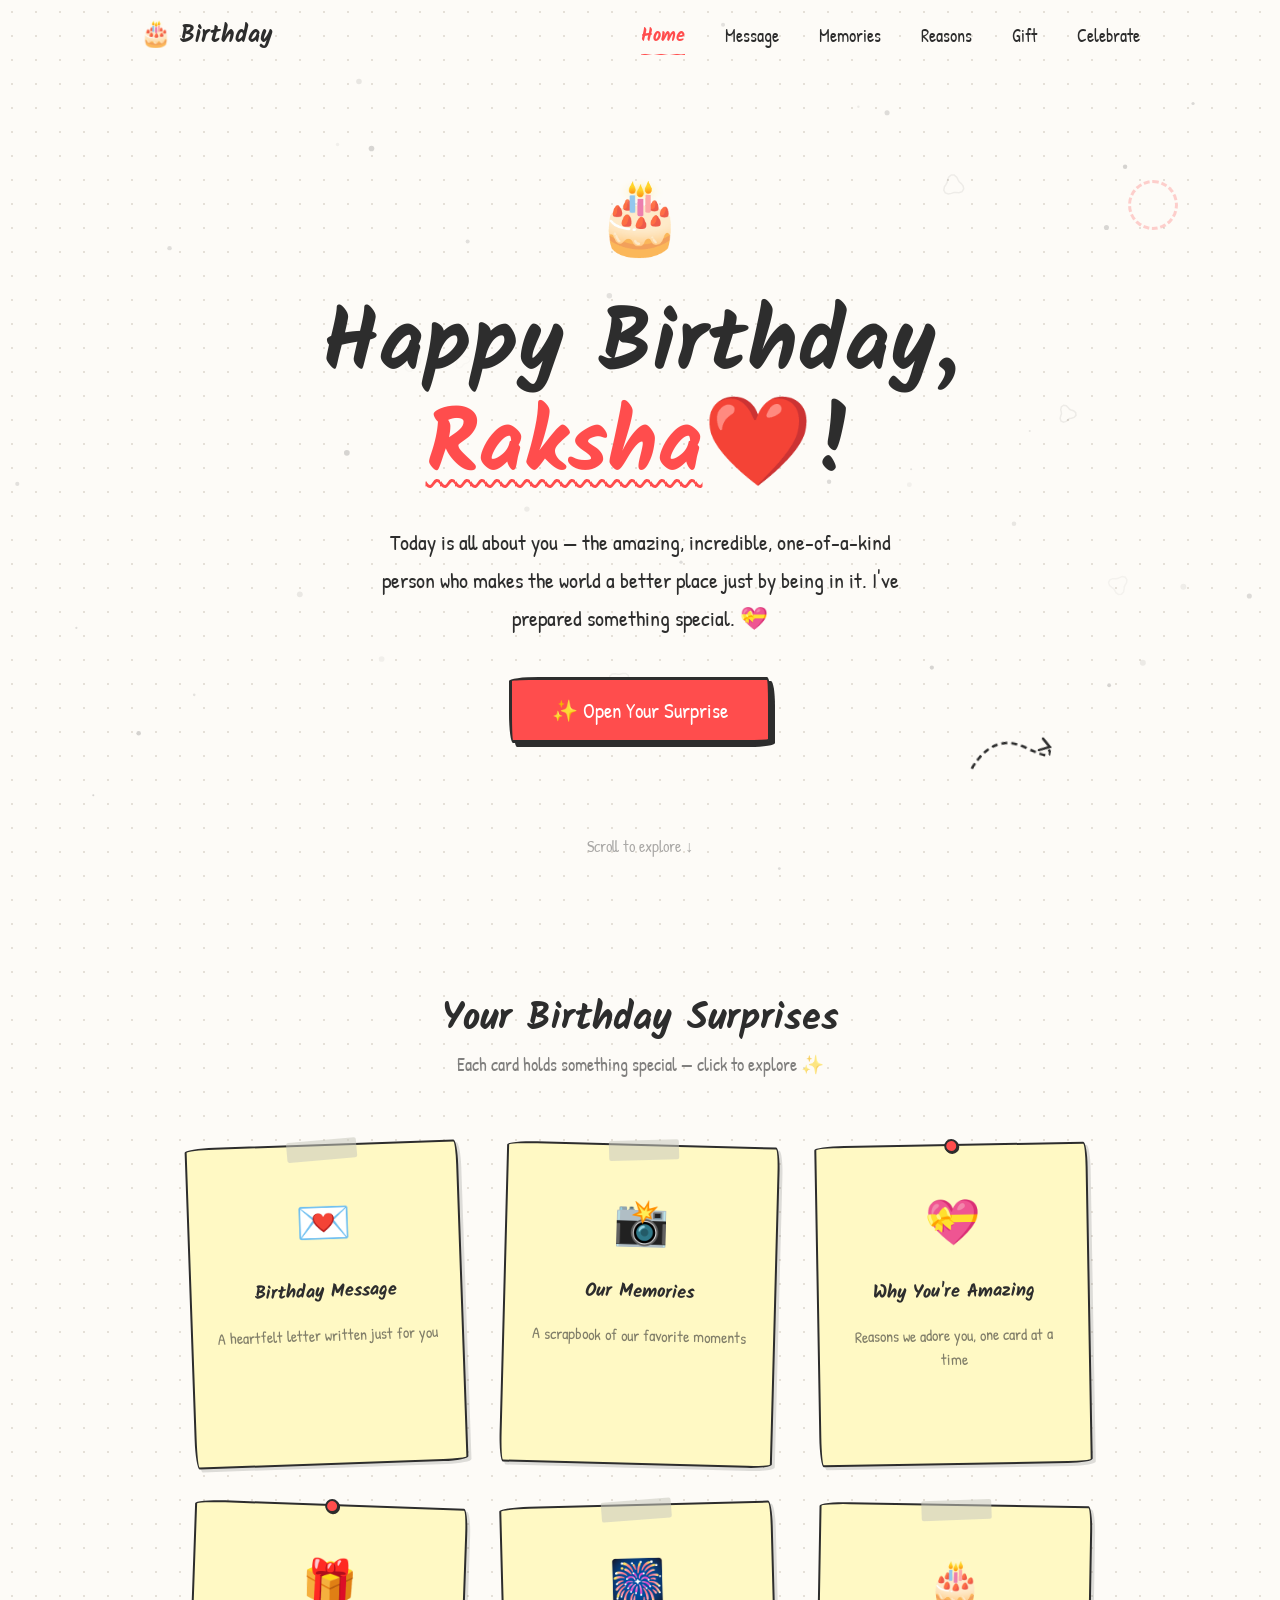
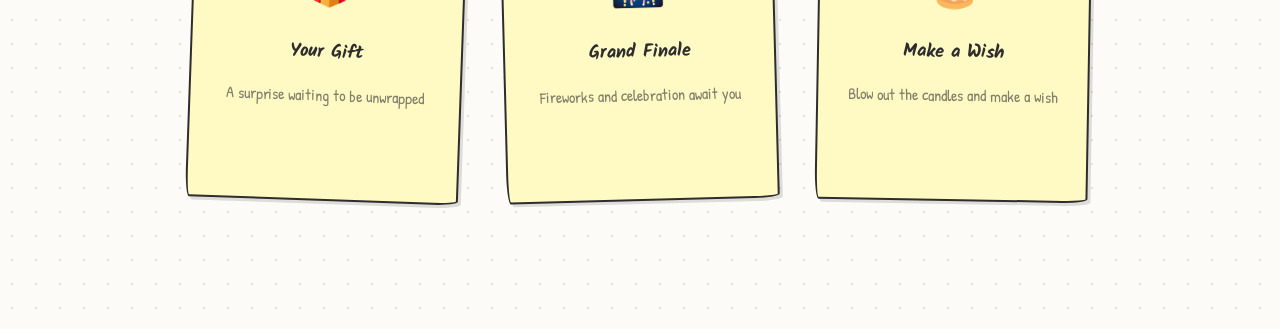
<file: B'day_project/index.html>
<!DOCTYPE html>
<html lang="en">

<head>
  <meta charset="UTF-8">
  <meta name="viewport" content="width=device-width, initial-scale=1.0">
  <meta name="description"
    content="A magical birthday surprise crafted just for you — full of love, memories, and celebration.">
  <title>🎂 Happy Birthday!</title>
  <link rel="stylesheet" href="css/global.css">
  <link rel="stylesheet" href="css/animations.css">
  <link rel="stylesheet" href="css/home.css">
</head>

<body>

  <!-- Page Transition -->
  <div class="page-transition-overlay"></div>

  <!-- Doodle Canvas -->
  <canvas id="doodle-canvas"></canvas>

  <!-- Navigation -->
  <nav class="main-nav">
    <div class="nav-inner">
      <a href="index.html" class="nav-logo">
        <span class="logo-icon">🎂</span>
        <span>Birthday</span>
      </a>
      <div class="nav-links">
        <a href="index.html" class="nav-link active">Home</a>
        <a href="message.html" class="nav-link">Message</a>
        <a href="gallery.html" class="nav-link">Memories</a>
        <a href="reasons.html" class="nav-link">Reasons</a>
        <a href="gift.html" class="nav-link">Gift</a>
        <a href="celebration.html" class="nav-link">Celebrate</a>
      </div>
      <button class="hamburger" aria-label="Toggle navigation menu">
        <span></span>
        <span></span>
        <span></span>
      </button>
    </div>
  </nav>

  <!-- Mobile Nav Overlay -->
  <div class="mobile-nav-overlay">
    <a href="index.html" class="nav-link">🏠 Home</a>
    <a href="message.html" class="nav-link">💌 Message</a>
    <a href="gallery.html" class="nav-link">📸 Memories</a>
    <a href="reasons.html" class="nav-link">💝 Reasons</a>
    <a href="gift.html" class="nav-link">🎁 Gift</a>
    <a href="celebration.html" class="nav-link">🎉 Celebrate</a>
  </div>

  <!-- Hero Section -->
  <section class="hero">
    <div class="hero-content">
      <div class="hero-emoji">🎂</div>
      <h1 class="hero-title">
        Happy Birthday,<br>
        <span class="name-highlight">Raksha</span><span class="rotating-mark">❤️</span>!
      </h1>
      <p class="hero-subtitle">
        Today is all about you — the amazing, incredible, one-of-a-kind person
        who makes the world a better place just by being in it.
        I've prepared something special. 💝
      </p>
      <div class="hero-cta">
        <button id="open-surprise-btn" class="btn btn-primary btn-lg">
          ✨ Open Your Surprise
        </button>
      </div>
      <!-- Hand-drawn arrow pointing to CTA (desktop only) -->
      <div class="hero-arrow" aria-hidden="true">
        <svg width="80" height="60" viewBox="0 0 80 60" fill="none">
          <path d="M5 50 Q 20 10, 55 20 T 75 15" stroke="#2d2d2d" stroke-width="2.5" fill="none" stroke-dasharray="6 4" />
          <path d="M70 8 L 78 15 L 68 20" stroke="#2d2d2d" stroke-width="2.5" fill="none" stroke-linecap="round" />
        </svg>
      </div>
    </div>

    <!-- Bouncing doodle circle (desktop only) -->
    <div class="deco-bouncing-circle" aria-hidden="true"></div>

    <div class="hero-scroll-hint">
      <span>Scroll to explore ↓</span>
    </div>
  </section>

  <!-- Surprise Grid Section -->
  <section class="surprise-section section">
    <div class="container">
      <h2 class="heading-2 section-title">Your Birthday Surprises</h2>
      <p class="section-subtitle">Each card holds something special — click to explore ✨</p>

      <div class="surprise-grid">
        <a href="message.html" class="surprise-card postit-card" style="transform: rotate(-2deg);">
          <div class="tape-deco" aria-hidden="true"></div>
          <div class="card-icon">💌</div>
          <h3 class="card-title">Birthday Message</h3>
          <p class="card-desc">A heartfelt letter written just for you</p>
          <span class="card-arrow">→</span>
        </a>

        <a href="gallery.html" class="surprise-card postit-card" style="transform: rotate(1.5deg);">
          <div class="tape-deco" aria-hidden="true"></div>
          <div class="card-icon">📸</div>
          <h3 class="card-title">Our Memories</h3>
          <p class="card-desc">A scrapbook of our favorite moments</p>
          <span class="card-arrow">→</span>
        </a>

        <a href="reasons.html" class="surprise-card postit-card" style="transform: rotate(-1deg);">
          <div class="tack-deco" aria-hidden="true"></div>
          <div class="card-icon">💝</div>
          <h3 class="card-title">Why You're Amazing</h3>
          <p class="card-desc">Reasons we adore you, one card at a time</p>
          <span class="card-arrow">→</span>
        </a>

        <a href="gift.html" class="surprise-card postit-card" style="transform: rotate(2deg);">
          <div class="tack-deco" aria-hidden="true"></div>
          <div class="card-icon">🎁</div>
          <h3 class="card-title">Your Gift</h3>
          <p class="card-desc">A surprise waiting to be unwrapped</p>
          <span class="card-arrow">→</span>
        </a>

        <a href="celebration.html" class="surprise-card postit-card" style="transform: rotate(-1.5deg);">
          <div class="tape-deco" aria-hidden="true"></div>
          <div class="card-icon">🎆</div>
          <h3 class="card-title">Grand Finale</h3>
          <p class="card-desc">Fireworks and celebration await you</p>
          <span class="card-arrow">→</span>
        </a>

        <a href="message.html" class="surprise-card postit-card" style="transform: rotate(1deg);">
          <div class="tape-deco" aria-hidden="true"></div>
          <div class="card-icon">🎂</div>
          <h3 class="card-title">Make a Wish</h3>
          <p class="card-desc">Blow out the candles and make a wish</p>
          <span class="card-arrow">→</span>
        </a>
      </div>
    </div>
  </section>


  <script src="js/particles.js"></script>
  <script src="js/navigation.js"></script>
  <script src="js/home.js"></script>
</body>

</html>
</file>
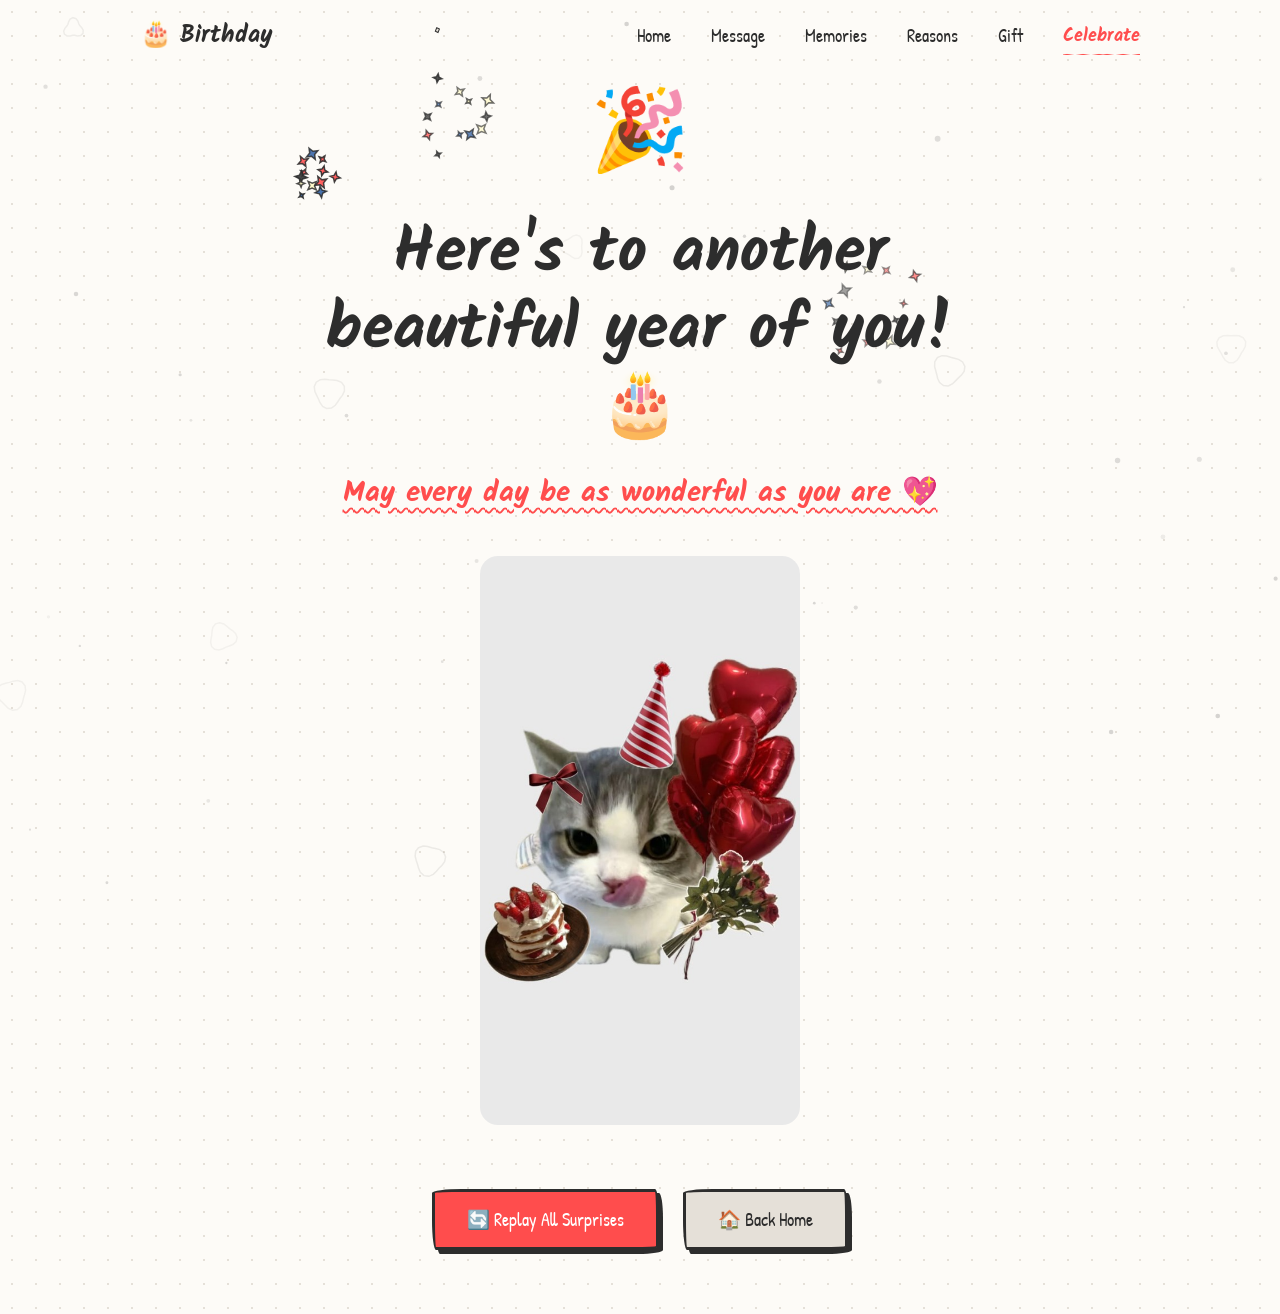
<file: B'day_project/celebration.html>
<!DOCTYPE html>
<html lang="en">

<head>
  <meta charset="UTF-8">
  <meta name="viewport" content="width=device-width, initial-scale=1.0">
  <meta name="description"
    content="The grand birthday celebration — fireworks, confetti, and a heartfelt message for you!">
  <title>🎉 Happy Birthday Celebration!</title>
  <link rel="stylesheet" href="css/global.css">
  <link rel="stylesheet" href="css/animations.css">
  <link rel="stylesheet" href="css/celebration.css">
</head>

<body>

  <!-- Page Transition -->
  <div class="page-transition-overlay"></div>

  <!-- Doodle Canvas -->
  <canvas id="doodle-canvas"></canvas>

  <!-- Doodle Hearts (replacing floating hearts) -->
  <div class="doodle-hearts" aria-hidden="true">
    <span class="doodle-heart">♥</span>
    <span class="doodle-heart">♥</span>
    <span class="doodle-heart">♥</span>
    <span class="doodle-heart">♥</span>
    <span class="doodle-heart">♥</span>
    <span class="doodle-heart">♥</span>
    <span class="doodle-heart">♥</span>
    <span class="doodle-heart">♥</span>
  </div>

  <!-- Navigation -->
  <nav class="main-nav">
    <div class="nav-inner">
      <a href="index.html" class="nav-logo">
        <span class="logo-icon">🎂</span>
        <span>Birthday</span>
      </a>
      <div class="nav-links">
        <a href="index.html" class="nav-link">Home</a>
        <a href="message.html" class="nav-link">Message</a>
        <a href="gallery.html" class="nav-link">Memories</a>
        <a href="reasons.html" class="nav-link">Reasons</a>
        <a href="gift.html" class="nav-link">Gift</a>
        <a href="celebration.html" class="nav-link active">Celebrate</a>
      </div>
      <button class="hamburger" aria-label="Toggle navigation menu">
        <span></span>
        <span></span>
        <span></span>
      </button>
    </div>
  </nav>

  <!-- Mobile Nav -->
  <div class="mobile-nav-overlay">
    <a href="index.html" class="nav-link">🏠 Home</a>
    <a href="message.html" class="nav-link">💌 Message</a>
    <a href="gallery.html" class="nav-link">📸 Memories</a>
    <a href="reasons.html" class="nav-link">💝 Reasons</a>
    <a href="gift.html" class="nav-link">🎁 Gift</a>
    <a href="celebration.html" class="nav-link">🎉 Celebrate</a>
  </div>

  <!-- Celebration Page -->
  <main class="celebration-page">
    <!-- Hero Message -->
    <div class="celebration-hero">
      <div class="celebration-emoji">🎉</div>
      <h1>
        <span class="word">Here's</span>
        <span class="word">to</span>
        <span class="word">another</span>
        <span class="word">beautiful</span>
        <span class="word">year</span>
        <span class="word">of</span>
        <span class="word">you!</span>
        <span class="word">🎂</span>
      </h1>
      <p class="celebration-subtitle">
        May every day be as wonderful as you are 💖
      </p>
      <div class="birthday-cat-container">
        <img src="images/birthday_cat.jpg" alt="Cute birthday cat with party hat, balloons, roses, and cake" class="birthday-cat-img">
      </div>
    </div>

    <!-- Countdown -->
    <!-- <div class="countdown-section">
      <p class="countdown-title">⏳ Counting down to your birthday...</p>
      <div class="countdown-grid">
        <div class="countdown-item">
          <div class="countdown-value" id="countdown-days">00</div>
          <div class="countdown-label">Days</div>
        </div>
        <div class="countdown-item">
          <div class="countdown-value" id="countdown-hours">00</div>
          <div class="countdown-label">Hours</div>
        </div>
        <div class="countdown-item">
          <div class="countdown-value" id="countdown-mins">00</div>
          <div class="countdown-label">Minutes</div>
        </div>
        <div class="countdown-item">
          <div class="countdown-value" id="countdown-secs">00</div>
          <div class="countdown-label">Seconds</div>
        </div>
      </div>
    </div> -->

    <!-- Action Buttons -->
    <div class="celebration-actions">
      <a href="index.html" class="btn btn-primary">
        🔄 Replay All Surprises
      </a>
      <a href="index.html" class="btn btn-secondary">
        🏠 Back Home
      </a>
    </div>
  </main>

  <script src="js/particles.js"></script>
  <script src="js/navigation.js"></script>
  <script src="js/celebration.js"></script>
</body>

</html>
</file>
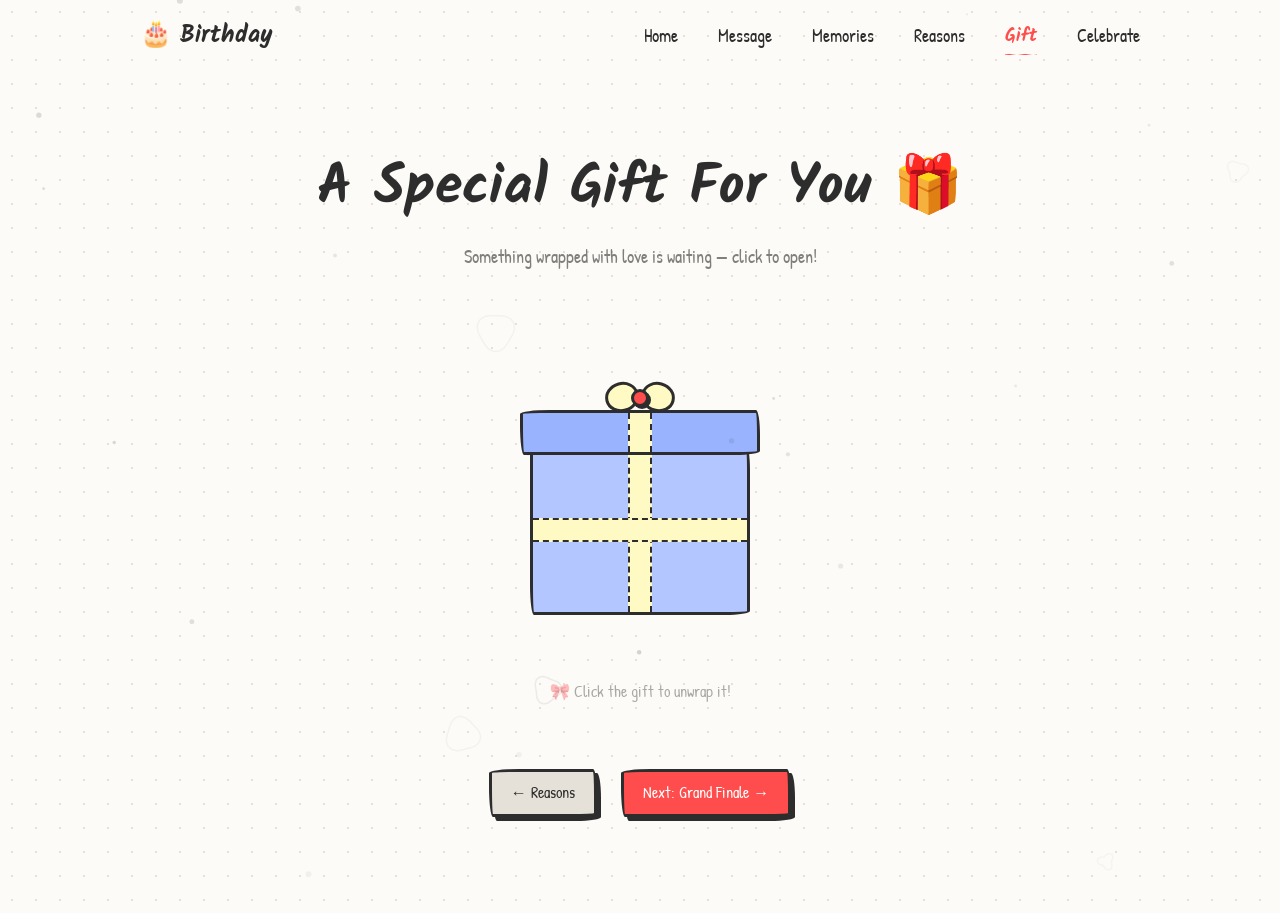
<file: B'day_project/gift.html>
<!DOCTYPE html>
<html lang="en">

<head>
  <meta charset="UTF-8">
  <meta name="viewport" content="width=device-width, initial-scale=1.0">
  <meta name="description" content="A special gift wrapped just for you — click to unwrap the surprise!">
  <title>🎁 Your Gift</title>
  <link rel="stylesheet" href="css/global.css">
  <link rel="stylesheet" href="css/animations.css">
  <link rel="stylesheet" href="css/gift.css">
</head>

<body>

  <!-- Page Transition -->
  <div class="page-transition-overlay"></div>

  <!-- Doodle Canvas -->
  <canvas id="doodle-canvas"></canvas>

  <!-- Navigation -->
  <nav class="main-nav">
    <div class="nav-inner">
      <a href="index.html" class="nav-logo">
        <span class="logo-icon">🎂</span>
        <span>Birthday</span>
      </a>
      <div class="nav-links">
        <a href="index.html" class="nav-link">Home</a>
        <a href="message.html" class="nav-link">Message</a>
        <a href="gallery.html" class="nav-link">Memories</a>
        <a href="reasons.html" class="nav-link">Reasons</a>
        <a href="gift.html" class="nav-link active">Gift</a>
        <a href="celebration.html" class="nav-link">Celebrate</a>
      </div>
      <button class="hamburger" aria-label="Toggle navigation menu">
        <span></span>
        <span></span>
        <span></span>
      </button>
    </div>
  </nav>

  <!-- Mobile Nav -->
  <div class="mobile-nav-overlay">
    <a href="index.html" class="nav-link">🏠 Home</a>
    <a href="message.html" class="nav-link">💌 Message</a>
    <a href="gallery.html" class="nav-link">📸 Memories</a>
    <a href="reasons.html" class="nav-link">💝 Reasons</a>
    <a href="gift.html" class="nav-link">🎁 Gift</a>
    <a href="celebration.html" class="nav-link">🎉 Celebrate</a>
  </div>

  <!-- Gift Page -->
  <main class="gift-page">
    <div class="gift-header">
      <h1>A Special Gift For You 🎁</h1>
      <p>Something wrapped with love is waiting — click to open!</p>
    </div>

    <!-- Gift Box -->
    <div class="gift-box-wrapper" role="button" tabindex="0" aria-label="Click to open your gift">
      <div class="gift-box">
        <div class="gift-bow">
          <div class="gift-bow-center"></div>
        </div>
        <div class="gift-lid"></div>
        <div class="gift-body"></div>
      </div>
    </div>

    <p class="gift-click-hint">🎀 Click the gift to unwrap it!</p>

    <!-- Surprise Content (hidden until opened) -->
    <div class="gift-surprise">
      <div class="surprise-emoji">🎉</div>
      <h2 class="surprise-title">Surprise!</h2>
      <p class="surprise-message">
        This isn’t just a gift, it’s my way of saying I’ll always be here
        — hyping you up, picking you up, and loving every little thing that makes you amazing. You’re one of a kind, the
        most extraordinary person I know, and today is a
        beautiful reminder of how lucky the world is to have you in it.
      </p>

      <div class="surprise-voucher">
        <div class="voucher-label">🎫 Special Birthday Voucher</div>
        <div class="voucher-value">One Day of Anything You Want</div>
        <p class="caption-text" style="margin-top: var(--space-xs);">Valid forever • No limits • Redeemable anytime with
          love</p>
      </div>

      <p class="caption-text" style="font-style: italic; margin-top: var(--space-sm);">
        P.S. I miss u a looottt😭 It's been soo long we've last seen each other.
      </p>
    </div>

    <!-- Navigation -->
    <div
      style="margin-top: var(--space-xl); display: flex; gap: var(--space-md); flex-wrap: wrap; justify-content: center;">
      <a href="reasons.html" class="btn btn-secondary btn-sm">← Reasons</a>
      <a href="celebration.html" class="btn btn-primary btn-sm">Next: Grand Finale →</a>
    </div>
  </main>

  <script src="js/particles.js"></script>
  <script src="js/navigation.js"></script>
  <script src="js/gift.js"></script>
</body>

</html>
</file>
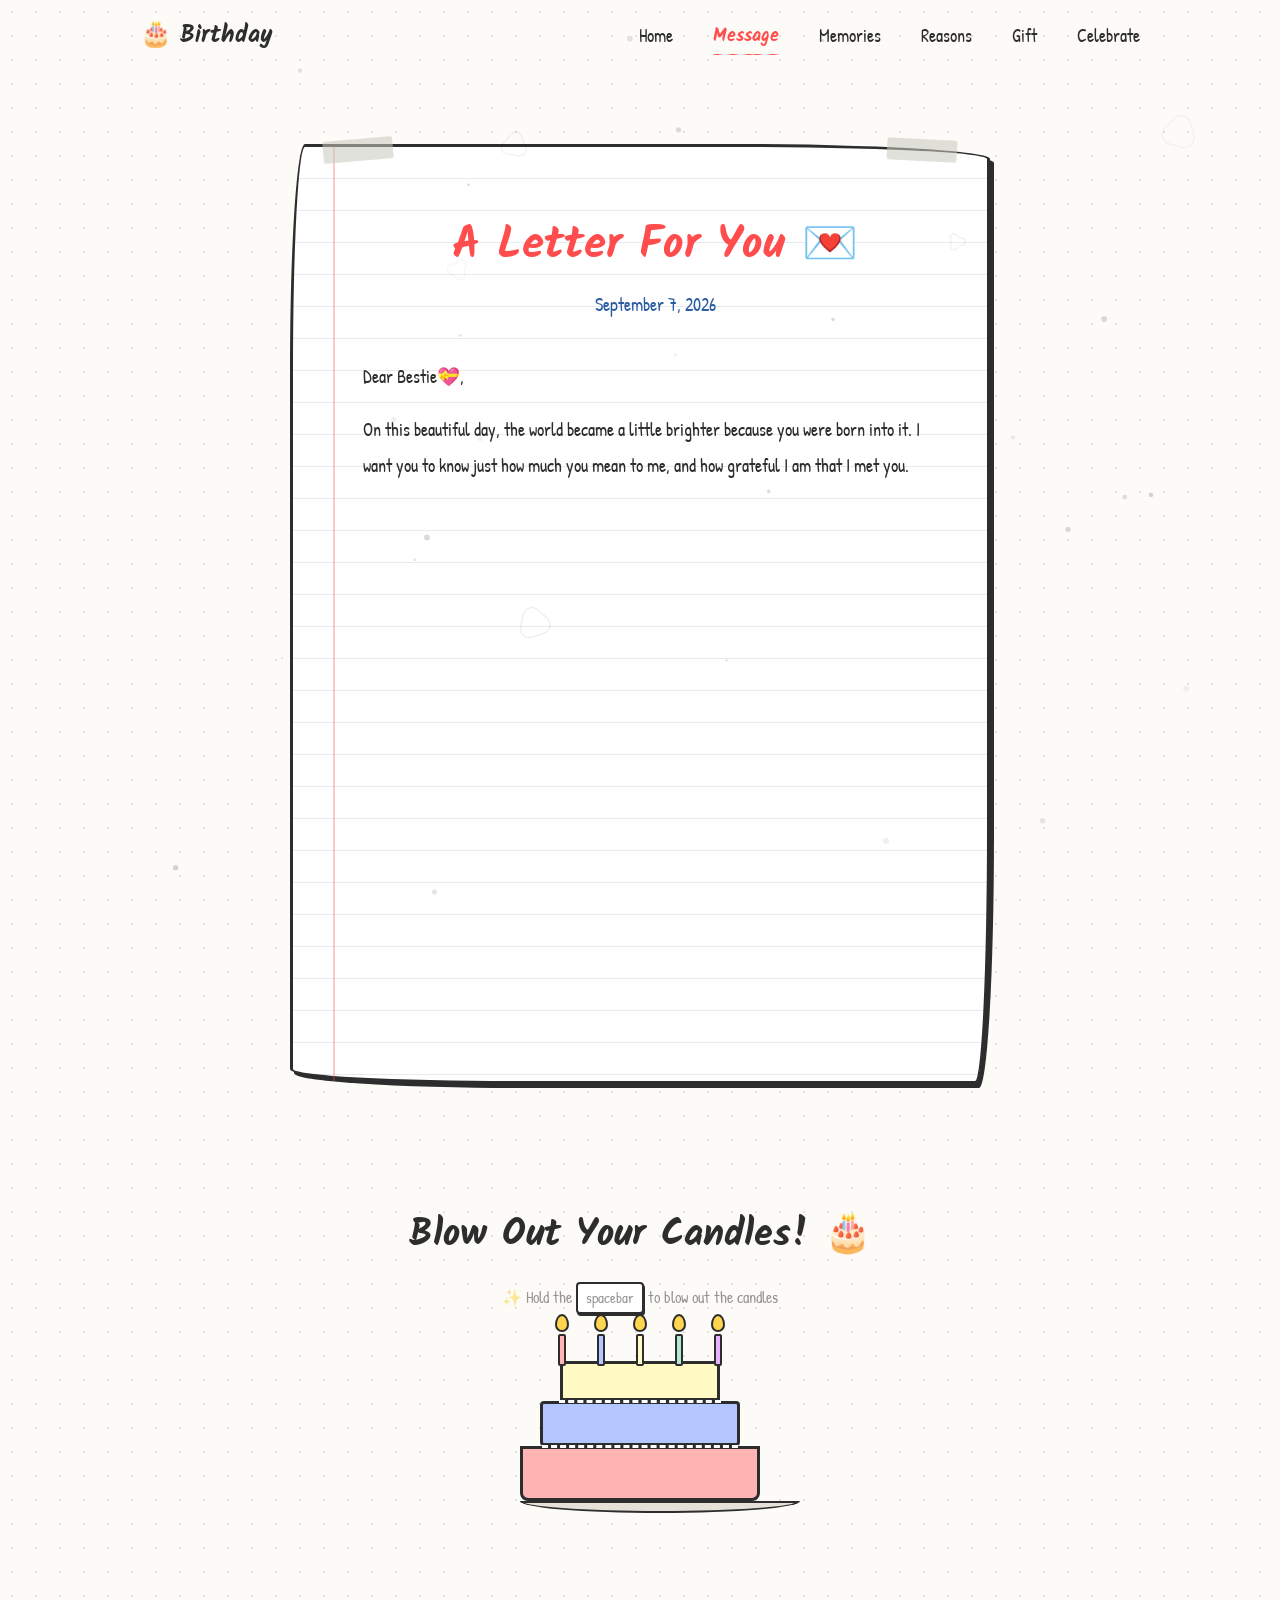
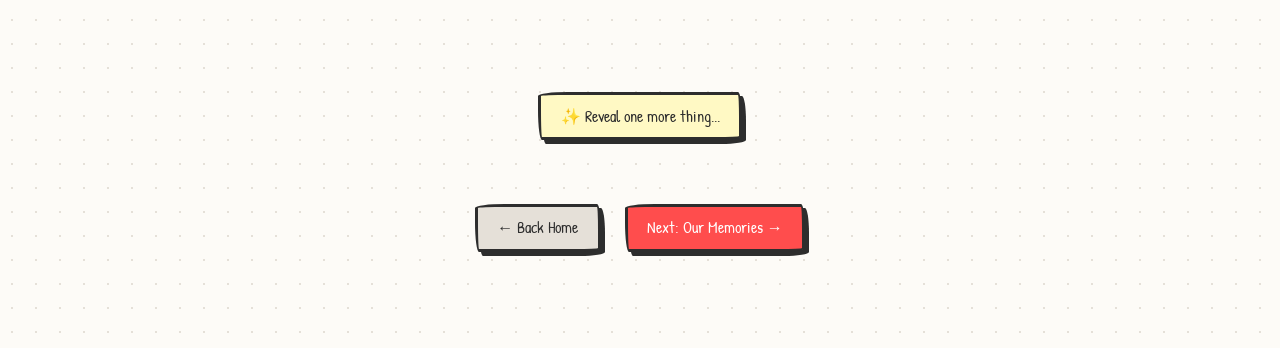
<file: B'day_project/message.html>
<!DOCTYPE html>
<html lang="en">

<head>
  <meta charset="UTF-8">
  <meta name="viewport" content="width=device-width, initial-scale=1.0">
  <meta name="description" content="A heartfelt birthday letter and cake with candles to blow out — make a wish!">
  <title>💌 Birthday Message</title>
  <link rel="stylesheet" href="css/global.css">
  <link rel="stylesheet" href="css/animations.css">
  <link rel="stylesheet" href="css/message.css">
</head>

<body>

  <!-- Page Transition -->
  <div class="page-transition-overlay"></div>

  <!-- Doodle Canvas -->
  <canvas id="doodle-canvas"></canvas>

  <!-- Navigation -->
  <nav class="main-nav">
    <div class="nav-inner">
      <a href="index.html" class="nav-logo">
        <span class="logo-icon">🎂</span>
        <span>Birthday</span>
      </a>
      <div class="nav-links">
        <a href="index.html" class="nav-link">Home</a>
        <a href="message.html" class="nav-link active">Message</a>
        <a href="gallery.html" class="nav-link">Memories</a>
        <a href="reasons.html" class="nav-link">Reasons</a>
        <a href="gift.html" class="nav-link">Gift</a>
        <a href="celebration.html" class="nav-link">Celebrate</a>
      </div>
      <button class="hamburger" aria-label="Toggle navigation menu">
        <span></span>
        <span></span>
        <span></span>
      </button>
    </div>
  </nav>

  <!-- Mobile Nav -->
  <div class="mobile-nav-overlay">
    <a href="index.html" class="nav-link">🏠 Home</a>
    <a href="message.html" class="nav-link">💌 Message</a>
    <a href="gallery.html" class="nav-link">📸 Memories</a>
    <a href="reasons.html" class="nav-link">💝 Reasons</a>
    <a href="gift.html" class="nav-link">🎁 Gift</a>
    <a href="celebration.html" class="nav-link">🎉 Celebrate</a>
  </div>

  <!-- Birthday Message Page -->
  <main class="message-page">

    <!-- Letter -->
    <div class="letter-card">
      <!-- Tape decorations -->
      <div class="letter-tape letter-tape-left" aria-hidden="true"></div>
      <div class="letter-tape letter-tape-right" aria-hidden="true"></div>

      <div class="letter-header">
        <h1>A Letter For You 💌</h1>
        <div class="letter-date">September 7, 2026</div>
      </div>

      <div class="letter-body">
        <p class="letter-line">Dear Bestie💝,</p>
        <p class="letter-line">On this beautiful day, the world became a little brighter because you were born into it.
          I want you to know just how much you mean to me, and how grateful I am that I met you.</p>
        <p class="letter-line">Every moment with you is a gift I never want to take for granted. I always wished to have
          someone who understands and loves me for who I am.
          And then I met you. There in the classroom. It was an awkward first day of classes. I still remember you
          sitting next to me but honestly I never imagined us together for those 2 years. TBH I do not regret sitting
          next to you at all.
          The secrets we shared , the memories we made are something precious I am gonna keep with myself this lifetime.
        </p>
        <p class="letter-line">You have this incredible way of making everyone around you feel special, seen, and loved.
          It's one of the countless things that make you extraordinary.</p>
        <p class="letter-line">I hope this year brings you everything your beautiful heart desires — adventures that
          thrill you, peace that grounds you, and love that surrounds you always.</p>
        <p class="letter-line">You deserve the world, and I am forever grateful to have you as my friend. 💖</p>
      </div>

      <div class="letter-signature">
        Sending hugs, laughs, and all my love — always!✨
      </div>
    </div>

    <!-- Birthday Cake -->
    <div class="cake-section reveal">
      <h2 class="heading-2">Blow Out Your Candles! 🎂</h2>
      <p class="cake-instruction">✨ Hold the <kbd>spacebar</kbd> to blow out the candles</p>

      <div class="cake-container">
        <div class="cake">
          <!-- Candles -->
          <div class="candles-row">
            <div class="candle" aria-label="Candle 1">
              <div class="candle-flame"></div>
              <div class="candle-smoke"></div>
              <div class="candle-stick"></div>
            </div>
            <div class="candle" aria-label="Candle 2">
              <div class="candle-flame"></div>
              <div class="candle-smoke"></div>
              <div class="candle-stick"></div>
            </div>
            <div class="candle" aria-label="Candle 3">
              <div class="candle-flame"></div>
              <div class="candle-smoke"></div>
              <div class="candle-stick"></div>
            </div>
            <div class="candle" aria-label="Candle 4">
              <div class="candle-flame"></div>
              <div class="candle-smoke"></div>
              <div class="candle-stick"></div>
            </div>
            <div class="candle" aria-label="Candle 5">
              <div class="candle-flame"></div>
              <div class="candle-smoke"></div>
              <div class="candle-stick"></div>
            </div>
          </div>

          <!-- Cake Layers -->
          <div class="cake-layer cake-layer-3"></div>
          <div class="cake-layer cake-layer-2"></div>
          <div class="cake-layer cake-layer-1"></div>
          <div class="cake-plate"></div>
        </div>

        <!-- Wish Message -->
        <div class="wish-message">🌟 Make a Wish! 🌟</div>
      </div>
    </div>

    <!-- Hidden Message -->
    <div class="hidden-message-container reveal">
      <button id="reveal-hidden-btn" class="btn btn-gold btn-sm">
        ✨ Reveal one more thing...
      </button>
      <div class="hidden-message">
        <p>You’re the one who makes everything feel lighter — whether it’s me ranting about nonsense or just sitting in
          silence. Honestly, you’re my safe space and my favorite source of chaos.

          On your birthday, I hope you get spoiled with cake, laughter, and maybe a little mischief (because what’s life
          without fun trouble?). Thanks for being the person I can always count on — you’re truly my comfort wrapped in
          joy. Love you loads! 🥳💖</p>
      </div>
    </div>

    <!-- Navigation -->
    <div
      style="margin-top: var(--space-xl); display: flex; gap: var(--space-md); flex-wrap: wrap; justify-content: center;">
      <a href="index.html" class="btn btn-secondary btn-sm">← Back Home</a>
      <a href="gallery.html" class="btn btn-primary btn-sm">Next: Our Memories →</a>
    </div>
  </main>

  <script src="js/particles.js"></script>
  <script src="js/navigation.js"></script>
  <script src="js/message.js"></script>
</body>

</html>
</file>
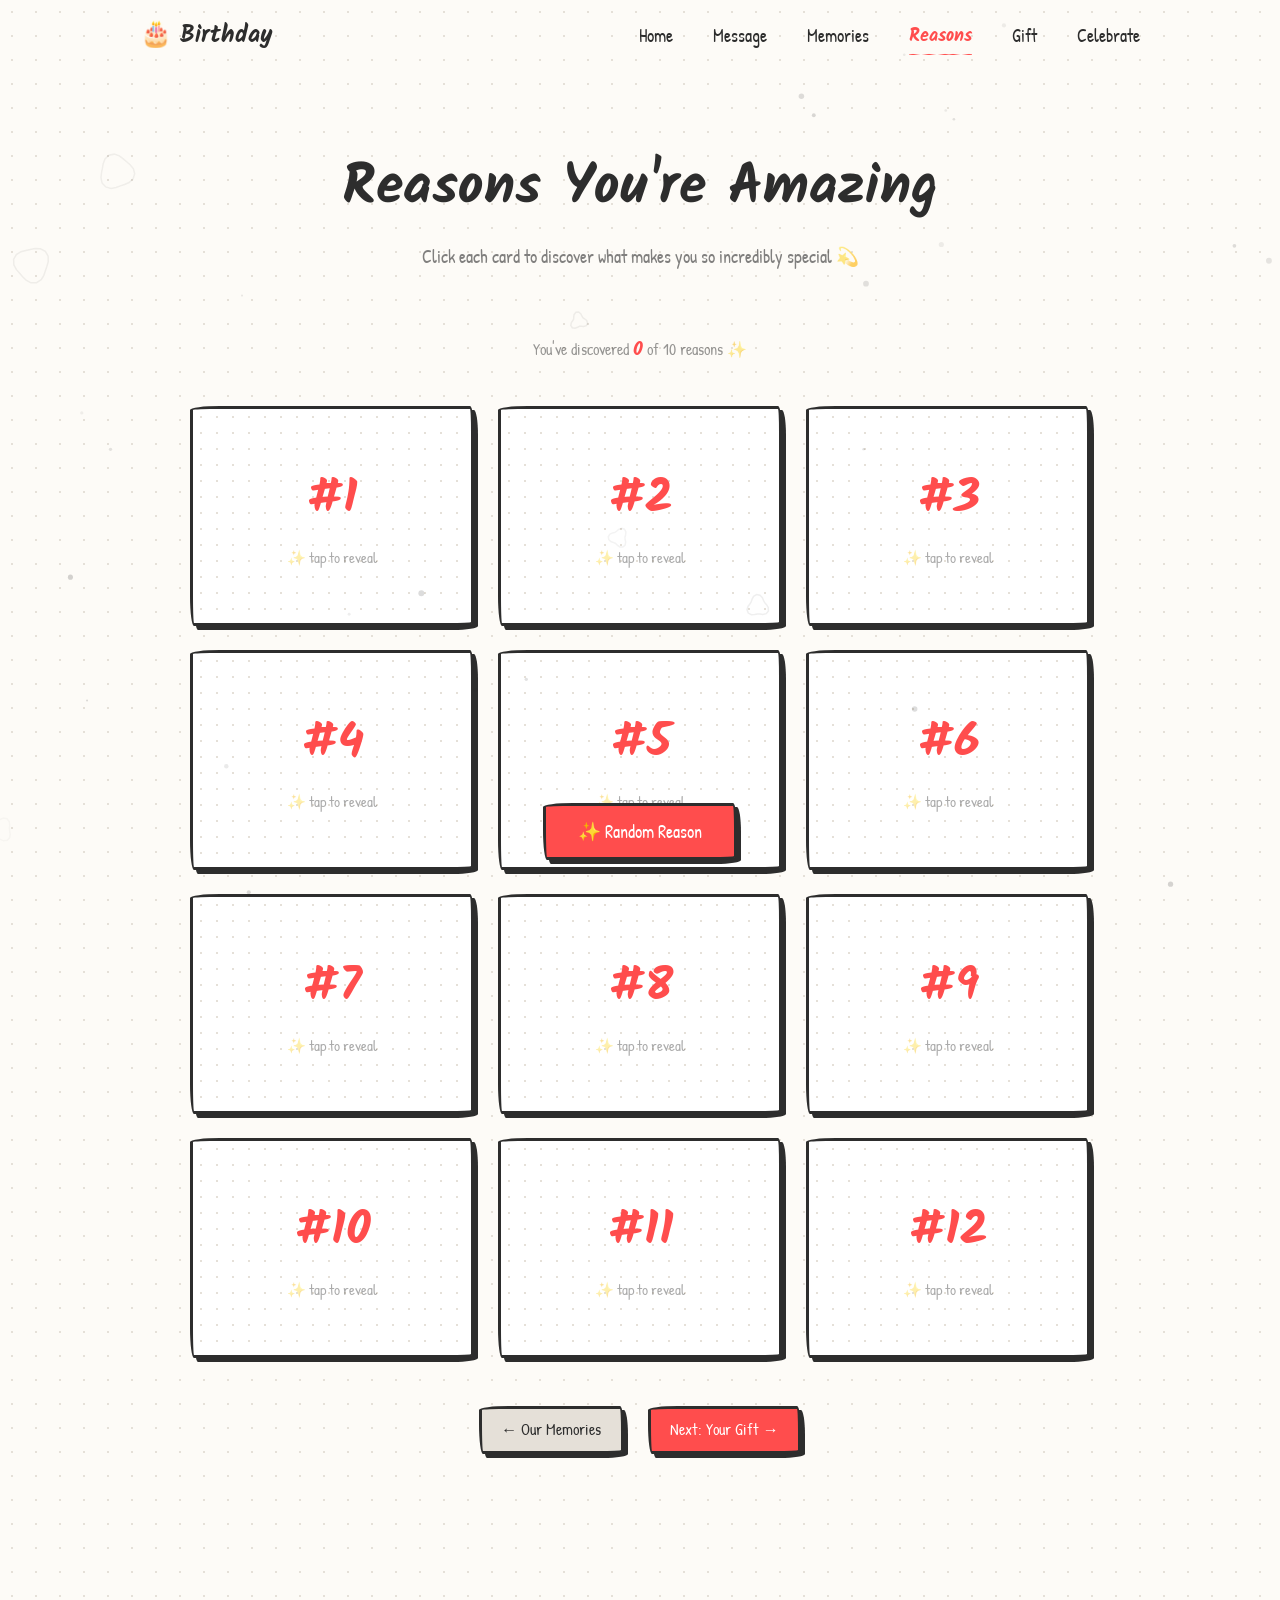
<file: B'day_project/reasons.html>
<!DOCTYPE html>
<html lang="en">

<head>
  <meta charset="UTF-8">
  <meta name="viewport" content="width=device-width, initial-scale=1.0">
  <meta name="description" content="All the reasons why you are truly amazing — flip each card to discover more.">
  <title>💝 Reasons You're Amazing</title>
  <link rel="stylesheet" href="css/global.css">
  <link rel="stylesheet" href="css/animations.css">
  <link rel="stylesheet" href="css/reasons.css">
</head>

<body>

  <!-- Page Transition -->
  <div class="page-transition-overlay"></div>

  <!-- Doodle Canvas -->
  <canvas id="doodle-canvas"></canvas>

  <!-- Navigation -->
  <nav class="main-nav">
    <div class="nav-inner">
      <a href="index.html" class="nav-logo">
        <span class="logo-icon">🎂</span>
        <span>Birthday</span>
      </a>
      <div class="nav-links">
        <a href="index.html" class="nav-link">Home</a>
        <a href="message.html" class="nav-link">Message</a>
        <a href="gallery.html" class="nav-link">Memories</a>
        <a href="reasons.html" class="nav-link active">Reasons</a>
        <a href="gift.html" class="nav-link">Gift</a>
        <a href="celebration.html" class="nav-link">Celebrate</a>
      </div>
      <button class="hamburger" aria-label="Toggle navigation menu">
        <span></span>
        <span></span>
        <span></span>
      </button>
    </div>
  </nav>

  <!-- Mobile Nav -->
  <div class="mobile-nav-overlay">
    <a href="index.html" class="nav-link">🏠 Home</a>
    <a href="message.html" class="nav-link">💌 Message</a>
    <a href="gallery.html" class="nav-link">📸 Memories</a>
    <a href="reasons.html" class="nav-link">💝 Reasons</a>
    <a href="gift.html" class="nav-link">🎁 Gift</a>
    <a href="celebration.html" class="nav-link">🎉 Celebrate</a>
  </div>

  <!-- Reasons Page -->
  <main class="reasons-page">
    <div class="reasons-header">
      <h1>Reasons You're Amazing</h1>
      <p>Click each card to discover what makes you so incredibly special 💫</p>
    </div>

    <div class="reasons-progress">
      You've discovered <span class="count">0</span> of <span>10</span> reasons ✨
    </div>

    <div class="reasons-grid">
      <!-- Card 1 -->
      <div class="flip-card" role="button" tabindex="0" aria-label="Flip card to reveal reason 1">
        <div class="flip-card-inner">
          <div class="flip-card-front">
            <div class="card-number">#1</div>
            <div class="card-hint">✨ tap to reveal</div>
          </div>
          <div class="flip-card-back">
            <div class="reason-emoji">✨</div>
            <p class="reason-text">You always listen to me without judgment.</p>
          </div>
        </div>
      </div>

      <!-- Card 2 -->
      <div class="flip-card" role="button" tabindex="0" aria-label="Flip card to reveal reason 2">
        <div class="flip-card-inner">
          <div class="flip-card-front">
            <div class="card-number">#2</div>
            <div class="card-hint">✨ tap to reveal</div>
          </div>
          <div class="flip-card-back">
            <div class="reason-emoji">💪</div>
            <p class="reason-text">Your strength and resilience inspire everyone around you every single day.</p>
          </div>
        </div>
      </div>

      <!-- Card 3 -->
      <div class="flip-card" role="button" tabindex="0" aria-label="Flip card to reveal reason 3">
        <div class="flip-card-inner">
          <div class="flip-card-front">
            <div class="card-number">#3</div>
            <div class="card-hint">✨ tap to reveal</div>
          </div>
          <div class="flip-card-back">
            <div class="reason-emoji">🎨</div>
            <p class="reason-text">You make even boring moments feel fun.</p>
          </div>
        </div>
      </div>

      <!-- Card 4 -->
      <div class="flip-card" role="button" tabindex="0" aria-label="Flip card to reveal reason 4">
        <div class="flip-card-inner">
          <div class="flip-card-front">
            <div class="card-number">#4</div>
            <div class="card-hint">✨ tap to reveal</div>
          </div>
          <div class="flip-card-back">
            <div class="reason-emoji">💫</div>
            <p class="reason-text">You make ordinary moments feel extraordinary just by being there.</p>
          </div>
        </div>
      </div>

      <!-- Card 5 -->
      <div class="flip-card" role="button" tabindex="0" aria-label="Flip card to reveal reason 5">
        <div class="flip-card-inner">
          <div class="flip-card-front">
            <div class="card-number">#5</div>
            <div class="card-hint">✨ tap to reveal</div>
          </div>
          <div class="flip-card-back">
            <div class="reason-emoji">🌻</div>
            <p class="reason-text">Your kindness is like sunshine — it reaches everyone without effort.</p>
          </div>
        </div>
      </div>

      <!-- Card 6 -->
      <div class="flip-card" role="button" tabindex="0" aria-label="Flip card to reveal reason 6">
        <div class="flip-card-inner">
          <div class="flip-card-front">
            <div class="card-number">#6</div>
            <div class="card-hint">✨ tap to reveal</div>
          </div>
          <div class="flip-card-back">
            <div class="reason-emoji">🎭</div>
            <p class="reason-text">You celebrate my wins like they’re yours.</p>
          </div>
        </div>
      </div>

      <!-- Card 7 -->
      <div class="flip-card" role="button" tabindex="0" aria-label="Flip card to reveal reason 7">
        <div class="flip-card-inner">
          <div class="flip-card-front">
            <div class="card-number">#7</div>
            <div class="card-hint">✨ tap to reveal</div>
          </div>
          <div class="flip-card-back">
            <div class="reason-emoji">🌙</div>
            <p class="reason-text">You have an incredible ability to make people feel truly seen and heard.</p>
          </div>
        </div>
      </div>

      <!-- Card 8 -->
      <div class="flip-card" role="button" tabindex="0" aria-label="Flip card to reveal reason 8">
        <div class="flip-card-inner">
          <div class="flip-card-front">
            <div class="card-number">#8</div>
            <div class="card-hint">✨ tap to reveal</div>
          </div>
          <div class="flip-card-back">
            <div class="reason-emoji">🦋</div>
            <p class="reason-text">You’re my partner-in-chaos and comfort.</p>
          </div>
        </div>
      </div>

      <!-- Card 9 -->
      <div class="flip-card" role="button" tabindex="0" aria-label="Flip card to reveal reason 9">
        <div class="flip-card-inner">
          <div class="flip-card-front">
            <div class="card-number">#9</div>
            <div class="card-hint">✨ tap to reveal</div>
          </div>
          <div class="flip-card-back">
            <div class="reason-emoji">🎶</div>
            <p class="reason-text">You inspire me to grow every day.</p>
          </div>
        </div>
      </div>

      <!-- Card 10 -->
      <div class="flip-card" role="button" tabindex="0" aria-label="Flip card to reveal reason 10">
        <div class="flip-card-inner">
          <div class="flip-card-front">
            <div class="card-number">#10</div>
            <div class="card-hint">✨ tap to reveal</div>
          </div>
          <div class="flip-card-back">
            <div class="reason-emoji">💝</div>
            <p class="reason-text">You make me feel seen and valued.</p>
          </div>
        </div>
      </div>

      <!-- Card 11 -->
      <div class="flip-card" role="button" tabindex="0" aria-label="Flip card to reveal reason 10">
        <div class="flip-card-inner">
          <div class="flip-card-front">
            <div class="card-number">#11</div>
            <div class="card-hint">✨ tap to reveal</div>
          </div>
          <div class="flip-card-back">
            <div class="reason-emoji">💝</div>
            <p class="reason-text">You feel like family — not just a friend</p>
          </div>
        </div>
      </div>

      <!-- Card 12 -->
      <div class="flip-card" role="button" tabindex="0" aria-label="Flip card to reveal reason 10">
        <div class="flip-card-inner">
          <div class="flip-card-front">
            <div class="card-number">#12</div>
            <div class="card-hint">✨ tap to reveal</div>
          </div>
          <div class="flip-card-back">
            <div class="reason-emoji">💝</div>
            <p class="reason-text">You’re irreplaceable — my forever bestie.</p>
          </div>
        </div>
      </div>


      <!-- Navigation -->
      <div
        style="display: flex; gap: var(--space-md); flex-wrap: wrap; justify-content: center; margin-top: var(--space-md); grid-column: 1 / -1;">
        <a href="gallery.html" class="btn btn-secondary btn-sm">← Our Memories</a>
        <a href="gift.html" class="btn btn-primary btn-sm">Next: Your Gift →</a>
      </div>
  </main>

  <!-- Random Reason FAB -->
  <div class="random-reason-fab">
    <button id="random-reason-btn" class="btn btn-primary">✨ Random Reason</button>
  </div>

  <!-- Random Reason Modal -->
  <div class="random-modal-overlay">
    <div class="random-modal-card">
      <div class="reason-emoji">✨</div>
      <p class="reason-text">The love you give so freely comes back to you tenfold. You deserve it all.</p>
      <button class="close-modal-btn">tap anywhere to close</button>
    </div>
  </div>

  <script src="js/particles.js"></script>
  <script src="js/navigation.js"></script>
  <script src="js/reasons.js"></script>
</body>

</html>
</file>
<file: B'day_project/css/global.css>
/* ============================================
   GLOBAL.CSS — Hand-Drawn Design System
   Birthday Surprise Website
   ============================================ */

/* ---------- Google Fonts ---------- */
@import url('https://fonts.googleapis.com/css2?family=Kalam:wght@400;700&family=Patrick+Hand&display=swap');

/* ---------- CSS Reset ---------- */
*, *::before, *::after {
  margin: 0;
  padding: 0;
  box-sizing: border-box;
}

html {
  scroll-behavior: smooth;
}

body {
  font-family: 'Patrick Hand', cursive;
  background-color: var(--bg);
  color: var(--fg);
  line-height: 1.6;
  overflow-x: hidden;
  min-height: 100vh;
  /* Paper dot-grid texture */
  background-image: radial-gradient(var(--muted) 1px, transparent 1px);
  background-size: 24px 24px;
}

a { color: inherit; text-decoration: none; }
button { cursor: pointer; border: none; font-family: inherit; }
img { max-width: 100%; display: block; }
ul, ol { list-style: none; }

/* ---------- Design Tokens ---------- */
:root {
  /* Colors — Hand-Drawn Palette */
  --bg: #fdfbf7;
  --fg: #2d2d2d;
  --muted: #e5e0d8;
  --accent: #ff4d4d;
  --accent-blue: #2d5da1;
  --border: #2d2d2d;
  --white: #ffffff;
  --postit: #fff9c4;

  /* Wobbly Border Radius */
  --radius-wobbly: 255px 15px 225px 15px / 15px 225px 15px 255px;
  --radius-wobbly-md: 15px 255px 15px 225px / 225px 15px 255px 15px;
  --radius-wobbly-sm: 30px 4px 25px 4px / 4px 25px 4px 30px;
  --radius-wobbly-alt: 4px 30px 4px 25px / 25px 4px 30px 4px;

  /* Shadows — Hard Offset, No Blur */
  --shadow-hard: 4px 4px 0px 0px var(--border);
  --shadow-hard-lg: 8px 8px 0px 0px var(--border);
  --shadow-hard-sm: 3px 3px 0px 0px rgba(45, 45, 45, 0.15);
  --shadow-hard-hover: 2px 2px 0px 0px var(--border);
  --shadow-hard-active: 0px 0px 0px 0px var(--border);

  /* Spacing */
  --space-2xs: 0.25rem;
  --space-xs: 0.5rem;
  --space-sm: 1rem;
  --space-md: 1.5rem;
  --space-lg: 2.5rem;
  --space-xl: 4rem;
  --space-2xl: 6rem;
  --space-3xl: 8rem;

  /* Transitions */
  --ease-out: cubic-bezier(0.4, 0, 0.2, 1);
  --ease-spring: cubic-bezier(0.34, 1.56, 0.64, 1);
  --transition-fast: 0.1s ease;
  --transition-normal: 0.2s ease;
  --transition-slow: 0.4s ease;

  /* Z-index layers */
  --z-bg: 1;
  --z-content: 10;
  --z-nav: 100;
  --z-modal: 200;
  --z-doodles: 5;
  --z-toast: 300;
}

/* ---------- Typography ---------- */
.display-heading {
  font-family: 'Kalam', cursive;
  font-weight: 700;
  font-size: clamp(2.5rem, 6vw, 5rem);
  line-height: 1.1;
  color: var(--fg);
}

.heading-2 {
  font-family: 'Kalam', cursive;
  font-weight: 700;
  font-size: clamp(1.5rem, 3vw, 2.5rem);
  line-height: 1.2;
  color: var(--fg);
}

.heading-3 {
  font-family: 'Kalam', cursive;
  font-weight: 700;
  font-size: clamp(1.1rem, 2vw, 1.5rem);
  line-height: 1.3;
  color: var(--fg);
}

.body-text {
  font-family: 'Patrick Hand', cursive;
  font-weight: 400;
  font-size: 1.15rem;
  line-height: 1.7;
  color: var(--fg);
}

.caption-text {
  font-family: 'Patrick Hand', cursive;
  font-weight: 400;
  font-size: 0.95rem;
  color: rgba(45, 45, 45, 0.6);
}

/* Accent text colors */
.accent-text {
  color: var(--accent);
}

.blue-text {
  color: var(--accent-blue);
}

/* Wavy underline decoration */
.wavy-underline {
  text-decoration: underline wavy var(--accent);
  text-underline-offset: 6px;
  text-decoration-thickness: 2px;
}

/* ---------- Layout ---------- */
.page-wrapper {
  position: relative;
  z-index: var(--z-content);
  min-height: 100vh;
  display: flex;
  flex-direction: column;
}

.container {
  width: 100%;
  max-width: 1000px;
  margin: 0 auto;
  padding: 0 var(--space-md);
}

.container-narrow {
  width: 100%;
  max-width: 700px;
  margin: 0 auto;
  padding: 0 var(--space-md);
}

.section {
  padding: 5rem 0;
}

.flex-center {
  display: flex;
  align-items: center;
  justify-content: center;
}

.flex-col-center {
  display: flex;
  flex-direction: column;
  align-items: center;
  justify-content: center;
}

.text-center { text-align: center; }

/* ---------- Sketch Card ---------- */
.sketch-card {
  background: var(--white);
  border: 3px solid var(--border);
  border-radius: var(--radius-wobbly-md);
  box-shadow: var(--shadow-hard-sm);
  transition: transform var(--transition-fast), box-shadow var(--transition-fast);
  position: relative;
}

.sketch-card:hover {
  transform: rotate(-1deg);
  box-shadow: var(--shadow-hard);
}

/* Tape decoration */
.sketch-card.has-tape::before {
  content: '';
  position: absolute;
  top: -8px;
  left: 50%;
  transform: translateX(-50%) rotate(-2deg);
  width: 80px;
  height: 24px;
  background: rgba(200, 200, 190, 0.5);
  border-radius: 2px;
  z-index: 2;
}

/* Tack decoration */
.sketch-card.has-tack::before {
  content: '';
  position: absolute;
  top: -8px;
  left: 50%;
  transform: translateX(-50%);
  width: 16px;
  height: 16px;
  background: var(--accent);
  border-radius: 50%;
  border: 2px solid var(--border);
  z-index: 2;
  box-shadow: 1px 1px 0px 0px var(--border);
}

/* Post-it card variant */
.postit-card {
  background: var(--postit);
  border: 2px solid var(--border);
  border-radius: var(--radius-wobbly-sm);
  box-shadow: var(--shadow-hard-sm);
  transition: transform var(--transition-fast), box-shadow var(--transition-fast);
}

.postit-card:hover {
  transform: rotate(1deg) translateY(-3px);
  box-shadow: var(--shadow-hard);
}

/* Glass card kept for backwards compatibility but restyled */
.glass-card,
.glass-card-static {
  background: var(--white);
  border: 3px solid var(--border);
  border-radius: var(--radius-wobbly-md);
  box-shadow: var(--shadow-hard-sm);
  transition: transform var(--transition-fast), box-shadow var(--transition-fast);
}

.glass-card:hover {
  transform: rotate(-1deg) translateY(-3px);
  box-shadow: var(--shadow-hard);
}

/* ---------- Buttons ---------- */
.btn {
  display: inline-flex;
  align-items: center;
  justify-content: center;
  gap: var(--space-xs);
  padding: 0.8rem 2rem;
  border-radius: var(--radius-wobbly-sm);
  font-family: 'Patrick Hand', cursive;
  font-weight: 400;
  font-size: 1.15rem;
  transition: all var(--transition-fast);
  position: relative;
  border: 3px solid var(--border);
  background: var(--white);
  color: var(--fg);
  box-shadow: var(--shadow-hard);
  min-height: 48px;
}

.btn:hover {
  background: var(--accent);
  color: var(--white);
  box-shadow: var(--shadow-hard-hover);
  transform: translate(2px, 2px);
}

.btn:active {
  box-shadow: var(--shadow-hard-active);
  transform: translate(4px, 4px);
}

.btn-primary {
  background: var(--accent);
  color: var(--white);
}

.btn-primary:hover {
  background: #e63e3e;
  box-shadow: var(--shadow-hard-hover);
  transform: translate(2px, 2px);
}

.btn-primary:active {
  box-shadow: var(--shadow-hard-active);
  transform: translate(4px, 4px);
}

.btn-secondary {
  background: var(--muted);
  color: var(--fg);
}

.btn-secondary:hover {
  background: var(--accent-blue);
  color: var(--white);
  box-shadow: var(--shadow-hard-hover);
  transform: translate(2px, 2px);
}

.btn-gold {
  background: var(--postit);
  color: var(--fg);
  border-color: var(--border);
}

.btn-gold:hover {
  background: var(--accent);
  color: var(--white);
  box-shadow: var(--shadow-hard-hover);
  transform: translate(2px, 2px);
}

.btn-sm {
  padding: 0.5rem 1.2rem;
  font-size: 1rem;
}

.btn-lg {
  padding: 1rem 2.5rem;
  font-size: 1.4rem;
}

/* ---------- Navigation ---------- */
.main-nav {
  position: fixed;
  top: 0;
  left: 0;
  right: 0;
  z-index: var(--z-nav);
  padding: var(--space-sm) var(--space-md);
  transition: all var(--transition-normal);
  background: transparent;
}

.main-nav.scrolled {
  background: var(--bg);
  border-bottom: 3px solid var(--border);
  box-shadow: 0 3px 0px 0px rgba(45, 45, 45, 0.08);
}

.nav-inner {
  max-width: 1000px;
  margin: 0 auto;
  display: flex;
  align-items: center;
  justify-content: space-between;
}

.nav-logo {
  font-family: 'Kalam', cursive;
  font-size: 1.5rem;
  font-weight: 700;
  color: var(--fg);
  display: flex;
  align-items: center;
  gap: var(--space-xs);
}

.nav-logo .logo-icon {
  font-size: 1.6rem;
}

.nav-links {
  display: flex;
  align-items: center;
  gap: var(--space-lg);
}

.nav-link {
  font-family: 'Patrick Hand', cursive;
  font-size: 1.1rem;
  color: var(--fg);
  transition: color var(--transition-fast);
  position: relative;
}

.nav-link::after {
  content: '';
  position: absolute;
  bottom: -4px;
  left: 0;
  width: 0;
  height: 3px;
  background: url("data:image/svg+xml,%3Csvg viewBox='0 0 100 6' xmlns='http://www.w3.org/2000/svg'%3E%3Cpath d='M0 3 Q 10 0, 20 3 T 40 3 T 60 3 T 80 3 T 100 3' stroke='%23ff4d4d' fill='none' stroke-width='2.5'/%3E%3C/svg%3E") repeat-x;
  background-size: 40px 6px;
  transition: width var(--transition-normal);
}

.nav-link:hover {
  color: var(--accent);
}

.nav-link:hover::after {
  width: 100%;
}

.nav-link.active {
  color: var(--accent);
  font-weight: 700;
  font-family: 'Kalam', cursive;
}

.nav-link.active::after {
  width: 100%;
}

/* Hamburger */
.hamburger {
  display: none;
  flex-direction: column;
  gap: 6px;
  background: none;
  padding: var(--space-xs);
  z-index: calc(var(--z-nav) + 2);
}

.hamburger span {
  display: block;
  width: 28px;
  height: 3px;
  background: var(--fg);
  transition: all var(--transition-normal);
  border-radius: 2px;
}

.hamburger.active span:nth-child(1) {
  transform: rotate(45deg) translate(6px, 6px);
}

.hamburger.active span:nth-child(2) {
  opacity: 0;
}

.hamburger.active span:nth-child(3) {
  transform: rotate(-45deg) translate(6px, -6px);
}

/* Mobile Nav */
.mobile-nav-overlay {
  display: none;
  position: fixed;
  inset: 0;
  background: var(--bg);
  background-image: radial-gradient(var(--muted) 1px, transparent 1px);
  background-size: 24px 24px;
  z-index: calc(var(--z-nav) + 1);
  flex-direction: column;
  align-items: center;
  justify-content: center;
  gap: var(--space-lg);
  opacity: 0;
  transition: opacity var(--transition-slow);
}

.mobile-nav-overlay.active {
  display: flex;
  opacity: 1;
}

.mobile-nav-overlay .nav-link {
  font-family: 'Kalam', cursive;
  font-size: 1.8rem;
  font-weight: 700;
}

/* ---------- Page Transition ---------- */
.page-transition-overlay {
  position: fixed;
  inset: 0;
  background: var(--bg);
  z-index: 9999;
  opacity: 1;
  pointer-events: none;
  transition: opacity 0.5s ease;
}

.page-transition-overlay.hidden {
  opacity: 0;
}

/* ---------- Doodle Canvas ---------- */
#doodle-canvas {
  position: fixed;
  inset: 0;
  z-index: var(--z-doodles);
  pointer-events: none;
}

/* ---------- Decorative SVG Elements ---------- */
.deco-arrow {
  position: absolute;
  pointer-events: none;
}

.deco-circle {
  position: absolute;
  width: 60px;
  height: 60px;
  border: 3px dashed var(--accent);
  border-radius: 50%;
  pointer-events: none;
  animation: bounce3d 3s ease-in-out infinite;
}

.deco-star {
  position: absolute;
  font-size: 1.5rem;
  pointer-events: none;
  animation: wobble 2s ease-in-out infinite;
}

/* ---------- Scrollbar ---------- */
::-webkit-scrollbar {
  width: 8px;
}

::-webkit-scrollbar-track {
  background: var(--bg);
}

::-webkit-scrollbar-thumb {
  background: var(--muted);
  border: 2px solid var(--bg);
  border-radius: 20px;
}

::-webkit-scrollbar-thumb:hover {
  background: var(--accent);
}

/* ---------- Selection ---------- */
::selection {
  background: rgba(255, 77, 77, 0.2);
  color: var(--fg);
}

/* ---------- Responsive ---------- */
@media (max-width: 768px) {
  .nav-links {
    display: none;
  }

  .hamburger {
    display: flex;
  }

  .section {
    padding: var(--space-xl) 0;
  }

  .container, .container-narrow {
    padding: 0 var(--space-sm);
  }
}

@media (max-width: 480px) {
  .btn {
    padding: 0.6rem 1.4rem;
    font-size: 1rem;
  }

  .btn-lg {
    padding: 0.8rem 1.8rem;
    font-size: 1.2rem;
  }
}
</file>
<file: B'day_project/css/animations.css>
/* ============================================
   ANIMATIONS.CSS — Hand-Drawn Keyframes
   ============================================ */

/* ---------- Fade In Variants ---------- */
@keyframes fadeIn {
  from { opacity: 0; }
  to { opacity: 1; }
}

@keyframes fadeInUp {
  from {
    opacity: 0;
    transform: translateY(30px);
  }
  to {
    opacity: 1;
    transform: translateY(0);
  }
}

@keyframes fadeInDown {
  from {
    opacity: 0;
    transform: translateY(-20px);
  }
  to {
    opacity: 1;
    transform: translateY(0);
  }
}

@keyframes fadeInScale {
  from {
    opacity: 0;
    transform: scale(0.9) rotate(-2deg);
  }
  to {
    opacity: 1;
    transform: scale(1) rotate(0deg);
  }
}

@keyframes fadeInLeft {
  from {
    opacity: 0;
    transform: translateX(-20px) rotate(-1deg);
  }
  to {
    opacity: 1;
    transform: translateX(0) rotate(0deg);
  }
}

@keyframes fadeInRight {
  from {
    opacity: 0;
    transform: translateX(20px) rotate(1deg);
  }
  to {
    opacity: 1;
    transform: translateX(0) rotate(0deg);
  }
}

/* ---------- Hand-Drawn Motion ---------- */
@keyframes wobble {
  0%, 100% { transform: rotate(-1deg); }
  25% { transform: rotate(1deg); }
  50% { transform: rotate(-0.5deg); }
  75% { transform: rotate(1.5deg); }
}

@keyframes wobbleSlow {
  0%, 100% { transform: rotate(0deg); }
  33% { transform: rotate(2deg); }
  66% { transform: rotate(-2deg); }
}

@keyframes jiggle {
  0%, 100% { transform: rotate(0deg); }
  25% { transform: rotate(-2deg); }
  75% { transform: rotate(2deg); }
}

@keyframes scribbleIn {
  0% {
    clip-path: inset(0 100% 0 0);
    opacity: 0;
  }
  100% {
    clip-path: inset(0 0 0 0);
    opacity: 1;
  }
}

@keyframes pencilDraw {
  0% {
    stroke-dashoffset: 1000;
  }
  100% {
    stroke-dashoffset: 0;
  }
}

/* ---------- Bounce Variants ---------- */
@keyframes bounceGentle {
  0%, 100% { transform: translateY(0); }
  50% { transform: translateY(-8px); }
}

@keyframes bounce3d {
  0%, 100% {
    transform: translateY(0) rotate(0deg);
  }
  25% {
    transform: translateY(-12px) rotate(3deg);
  }
  75% {
    transform: translateY(-4px) rotate(-2deg);
  }
}

@keyframes bounceIn {
  0% {
    transform: scale(0.3) rotate(-5deg);
    opacity: 0;
  }
  50% {
    transform: scale(1.08) rotate(2deg);
  }
  70% {
    transform: scale(0.95) rotate(-1deg);
  }
  100% {
    transform: scale(1) rotate(0deg);
    opacity: 1;
  }
}

/* ---------- Float ---------- */
@keyframes float {
  0%, 100% { transform: translateY(0) rotate(0deg); }
  50% { transform: translateY(-12px) rotate(2deg); }
}

@keyframes floatSlow {
  0%, 100% { transform: translateY(0) rotate(0deg); }
  25% { transform: translateY(-8px) rotate(1deg); }
  50% { transform: translateY(-15px) rotate(-1deg); }
  75% { transform: translateY(-6px) rotate(2deg); }
}

@keyframes floatHeart {
  0% {
    transform: translateY(0) scale(1) rotate(0deg);
    opacity: 1;
  }
  100% {
    transform: translateY(-100vh) scale(0.5) rotate(20deg);
    opacity: 0;
  }
}

/* ---------- Paper / Sketch Effects ---------- */
@keyframes paperUnfold {
  0% {
    transform: perspective(600px) rotateY(-90deg) scale(0.8);
    opacity: 0;
  }
  60% {
    transform: perspective(600px) rotateY(5deg) scale(1.02);
    opacity: 1;
  }
  100% {
    transform: perspective(600px) rotateY(0deg) scale(1);
    opacity: 1;
  }
}

@keyframes paperSlideIn {
  0% {
    transform: translateX(100%) rotate(3deg);
    opacity: 0;
  }
  100% {
    transform: translateX(0) rotate(0deg);
    opacity: 1;
  }
}

@keyframes stickyDrop {
  0% {
    transform: translateY(-40px) rotate(-8deg);
    opacity: 0;
  }
  60% {
    transform: translateY(5px) rotate(2deg);
    opacity: 1;
  }
  100% {
    transform: translateY(0) rotate(0deg);
    opacity: 1;
  }
}

/* ---------- Candle Flicker (Hand-Drawn) ---------- */
@keyframes candleFlicker {
  0%, 100% {
    transform: scaleY(1) scaleX(1) rotate(0deg);
    opacity: 1;
  }
  25% {
    transform: scaleY(1.15) scaleX(0.85) rotate(-4deg);
    opacity: 0.85;
  }
  50% {
    transform: scaleY(0.9) scaleX(1.1) rotate(3deg);
    opacity: 1;
  }
  75% {
    transform: scaleY(1.1) scaleX(0.9) rotate(-2deg);
    opacity: 0.8;
  }
}

@keyframes smokeRise {
  0% {
    opacity: 0.6;
    transform: translateY(0) scale(1);
  }
  100% {
    opacity: 0;
    transform: translateY(-35px) scale(1.8);
  }
}

/* ---------- Confetti (Paper Scraps) ---------- */
@keyframes confettiFall {
  0% {
    transform: translateY(-10vh) rotate(0deg);
    opacity: 1;
  }
  100% {
    transform: translateY(100vh) rotate(720deg);
    opacity: 0;
  }
}

@keyframes confettiSway {
  0%, 100% { transform: translateX(0); }
  25% { transform: translateX(20px); }
  75% { transform: translateX(-20px); }
}

/* ---------- Gift Box ---------- */
@keyframes giftShake {
  0%, 100% { transform: rotate(0deg); }
  15% { transform: rotate(4deg); }
  30% { transform: rotate(-4deg); }
  45% { transform: rotate(2deg); }
  60% { transform: rotate(-2deg); }
  75% { transform: rotate(1deg); }
}

@keyframes lidOpen {
  0% { transform: rotateX(0deg) translateY(0); }
  100% { transform: rotateX(-120deg) translateY(-30px); }
}

/* ---------- Card Flip ---------- */
@keyframes flipIn {
  0% {
    transform: perspective(600px) rotateY(90deg);
    opacity: 0;
  }
  100% {
    transform: perspective(600px) rotateY(0deg);
    opacity: 1;
  }
}

/* ---------- Doodle Spin ---------- */
@keyframes doodleSpin {
  0% { transform: rotate(0deg); }
  100% { transform: rotate(360deg); }
}

/* ---------- Pulse (No Glow) ---------- */
@keyframes pulse {
  0%, 100% { transform: scale(1); }
  50% { transform: scale(1.04); }
}

/* ---------- Typewriter ---------- */
@keyframes typewriterCursor {
  0%, 100% { border-right-color: var(--fg); }
  50% { border-right-color: transparent; }
}

/* ---------- Pencil Cursor Blink ---------- */
@keyframes pencilBlink {
  0%, 100% { opacity: 1; }
  50% { opacity: 0.3; }
}

/* ---------- Countdown Tick ---------- */
@keyframes countdownTick {
  0% { transform: scale(1) rotate(0deg); }
  50% { transform: scale(1.08) rotate(-2deg); }
  100% { transform: scale(1) rotate(0deg); }
}

/* ---------- Utility Animation Classes ---------- */
.animate-fade-in {
  animation: fadeIn 0.6s ease forwards;
}

.animate-fade-in-up {
  opacity: 0;
  animation: fadeInUp 0.6s ease forwards;
}

.animate-fade-in-down {
  opacity: 0;
  animation: fadeInDown 0.6s ease forwards;
}

.animate-fade-in-scale {
  opacity: 0;
  animation: fadeInScale 0.6s var(--ease-spring) forwards;
}

.animate-float {
  animation: float 5s ease-in-out infinite;
}

.animate-pulse {
  animation: pulse 3s ease-in-out infinite;
}

.animate-wobble {
  animation: wobble 2s ease-in-out infinite;
}

.animate-bounce {
  animation: bounceGentle 2s ease-in-out infinite;
}

.animate-jiggle {
  animation: jiggle 0.4s ease;
}

/* Stagger delay helpers */
.delay-100 { animation-delay: 0.1s; }
.delay-200 { animation-delay: 0.2s; }
.delay-300 { animation-delay: 0.3s; }
.delay-400 { animation-delay: 0.4s; }
.delay-500 { animation-delay: 0.5s; }
.delay-600 { animation-delay: 0.6s; }
.delay-700 { animation-delay: 0.7s; }
.delay-800 { animation-delay: 0.8s; }
.delay-900 { animation-delay: 0.9s; }
.delay-1000 { animation-delay: 1s; }

/* Intersection Observer reveal */
.reveal {
  opacity: 0;
  transform: translateY(20px);
  transition: opacity 0.6s ease, transform 0.6s ease;
}

.reveal.visible {
  opacity: 1;
  transform: translateY(0);
}
</file>
<file: B'day_project/css/home.css>
/* ============================================
   HOME.CSS — Hand-Drawn Welcome / Landing Page
   ============================================ */

/* ---------- Hero Section ---------- */
.hero {
  min-height: 100vh;
  display: flex;
  flex-direction: column;
  align-items: center;
  justify-content: center;
  text-align: center;
  padding: var(--space-2xl) var(--space-md);
  position: relative;
}

.hero-content {
  position: relative;
  z-index: var(--z-content);
}

.hero-emoji {
  font-size: 4.5rem;
  margin-bottom: var(--space-md);
  animation: bounceGentle 2s ease-in-out infinite;
  display: inline-block;
}

.hero-title {
  font-family: 'Kalam', cursive;
  font-weight: 700;
  font-size: clamp(2.8rem, 7vw, 5.5rem);
  line-height: 1.15;
  margin-bottom: var(--space-md);
  color: var(--fg);
  animation: fadeInUp 0.8s ease forwards;
}

.hero-title .name-highlight {
  color: var(--accent);
  display: inline-block;
  text-decoration: underline wavy var(--accent);
  text-underline-offset: 8px;
  text-decoration-thickness: 3px;
}

.hero-title .rotating-mark {
  display: inline-block;
  animation: wobble 2s ease-in-out infinite;
}

.hero-subtitle {
  font-family: 'Patrick Hand', cursive;
  font-size: clamp(1.1rem, 2.5vw, 1.4rem);
  color: var(--fg);
  max-width: 550px;
  margin: 0 auto var(--space-lg);
  line-height: 1.7;
  opacity: 0;
  animation: fadeInUp 0.8s ease 0.3s forwards;
}

.hero-cta {
  opacity: 0;
  animation: fadeInUp 0.8s ease 0.6s forwards;
}

.hero-cta .btn {
  font-size: 1.3rem;
  padding: 1rem 2.5rem;
  animation: pulse 3s ease-in-out infinite;
}

/* Hand-drawn arrow */
.hero-arrow {
  position: absolute;
  bottom: -50px;
  right: -90px;
  transform: rotate(10deg);
  opacity: 0;
  animation: fadeIn 0.8s ease 1.2s forwards;
}

/* Bouncing deco circle */
.deco-bouncing-circle {
  position: absolute;
  top: 20%;
  right: 8%;
  width: 50px;
  height: 50px;
  border: 3px dashed var(--accent);
  border-radius: 50%;
  animation: bounce3d 3s ease-in-out infinite;
  opacity: 0.25;
}

/* Scroll hint */
.hero-scroll-hint {
  position: absolute;
  bottom: var(--space-lg);
  left: 50%;
  transform: translateX(-50%);
  display: flex;
  flex-direction: column;
  align-items: center;
  gap: var(--space-xs);
  color: rgba(45, 45, 45, 0.4);
  font-family: 'Patrick Hand', cursive;
  font-size: 1rem;
  animation: fadeIn 1s ease 1.5s forwards;
  opacity: 0;
}

/* ---------- Surprise Grid ---------- */
.surprise-section {
  padding: var(--space-2xl) 0 var(--space-3xl);
}

.surprise-section .section-title {
  text-align: center;
  margin-bottom: var(--space-xs);
  font-family: 'Kalam', cursive;
}

.surprise-section .section-subtitle {
  text-align: center;
  color: rgba(45, 45, 45, 0.6);
  font-size: 1.15rem;
  margin-bottom: var(--space-xl);
  font-family: 'Patrick Hand', cursive;
}

.surprise-grid {
  display: grid;
  grid-template-columns: repeat(3, 1fr);
  gap: var(--space-lg);
  max-width: 900px;
  margin: 0 auto;
}

.surprise-card {
  padding: var(--space-lg) var(--space-md);
  text-align: center;
  cursor: pointer;
  position: relative;
  text-decoration: none;
  display: flex;
  flex-direction: column;
  align-items: center;
  gap: var(--space-sm);
  transition: transform 0.15s ease, box-shadow 0.15s ease;
}

.surprise-card:hover {
  transform: rotate(0deg) translateY(-5px) !important;
  box-shadow: var(--shadow-hard);
}

/* Tape decoration on cards */
.tape-deco {
  position: absolute;
  top: -6px;
  left: 50%;
  transform: translateX(-50%) rotate(-3deg);
  width: 70px;
  height: 20px;
  background: rgba(200, 200, 190, 0.55);
  border-radius: 2px;
  z-index: 2;
}

/* Tack decoration on cards */
.tack-deco {
  position: absolute;
  top: -7px;
  left: 50%;
  transform: translateX(-50%);
  width: 14px;
  height: 14px;
  background: var(--accent);
  border-radius: 50%;
  border: 2px solid var(--border);
  z-index: 2;
  box-shadow: 1px 1px 0px var(--border);
}

.surprise-card .card-icon {
  font-size: 2.8rem;
  margin-bottom: var(--space-2xs);
  transition: transform 0.15s ease;
  position: relative;
  z-index: 2;
}

.surprise-card:hover .card-icon {
  transform: scale(1.15) rotate(-5deg);
}

.surprise-card .card-title {
  font-family: 'Kalam', cursive;
  font-weight: 700;
  font-size: 1.15rem;
  color: var(--fg);
  position: relative;
  z-index: 2;
}

.surprise-card .card-desc {
  font-size: 1rem;
  color: rgba(45, 45, 45, 0.6);
  line-height: 1.5;
  position: relative;
  z-index: 2;
}

.surprise-card .card-arrow {
  margin-top: auto;
  font-size: 1.4rem;
  font-family: 'Kalam', cursive;
  color: var(--accent);
  opacity: 0;
  transform: translateY(8px);
  transition: all 0.15s ease;
  position: relative;
  z-index: 2;
}

.surprise-card:hover .card-arrow {
  opacity: 1;
  transform: translateY(0);
}

/* ---------- Responsive ---------- */
@media (max-width: 768px) {
  .surprise-grid {
    grid-template-columns: repeat(2, 1fr);
    gap: var(--space-md);
  }

  .hero-emoji {
    font-size: 3.5rem;
  }

  .hero-arrow,
  .deco-bouncing-circle {
    display: none;
  }
}

@media (max-width: 480px) {
  .surprise-grid {
    grid-template-columns: 1fr;
    max-width: 320px;
  }

  .hero {
    padding: var(--space-xl) var(--space-sm);
  }
}
</file>
<file: B'day_project/css/celebration.css>
/* ============================================
   CELEBRATION.CSS — Hand-Drawn Grand Finale
   ============================================ */

.celebration-page {
  min-height: 100vh;
  display: flex;
  flex-direction: column;
  align-items: center;
  justify-content: center;
  padding: var(--space-xl) var(--space-md);
  text-align: center;
  position: relative;
  overflow: hidden;
}

/* ---------- Hero Message ---------- */
.celebration-hero {
  margin-bottom: var(--space-xl);
  position: relative;
  z-index: var(--z-content);
}

.celebration-hero .celebration-emoji {
  font-size: 5rem;
  display: inline-block;
  animation: bounceGentle 2s ease-in-out infinite;
  margin-bottom: var(--space-md);
}

.celebration-hero h1 {
  font-family: 'Kalam', cursive;
  font-weight: 700;
  font-size: clamp(2.2rem, 6vw, 4rem);
  line-height: 1.2;
  max-width: 700px;
  margin-bottom: var(--space-md);
  color: var(--fg);
}

.celebration-hero h1 .word {
  display: inline-block;
  opacity: 0;
  animation: fadeInUp 0.4s ease forwards;
}

.celebration-hero .celebration-subtitle {
  font-family: 'Kalam', cursive;
  font-weight: 700;
  font-size: clamp(1.2rem, 3vw, 1.8rem);
  color: var(--accent);
  text-decoration: underline wavy var(--accent);
  text-underline-offset: 6px;
  text-decoration-thickness: 2px;
}

/* ---------- Birthday Cat Image ---------- */
.birthday-cat-container {
  margin-top: var(--space-lg);
  display: flex;
  justify-content: center;
  animation: floatCat 3s ease-in-out infinite;
  isolation: isolate;
}

.birthday-cat-img {
  max-width: 320px;
  width: 80%;
  height: auto;
  mix-blend-mode: multiply;
  border-radius: 18px;
  transition: transform 0.3s ease;
}

.birthday-cat-img:hover {
  transform: scale(1.05) rotate(-2deg);
}

@keyframes floatCat {
  0%, 100% { transform: translateY(0); }
  50% { transform: translateY(-12px); }
}

/* ---------- Countdown (Sketch Style) ---------- */
.countdown-section {
  margin-bottom: var(--space-xl);
  position: relative;
  z-index: var(--z-content);
}

.countdown-title {
  font-family: 'Patrick Hand', cursive;
  font-size: 1.1rem;
  color: rgba(45, 45, 45, 0.5);
  margin-bottom: var(--space-md);
}

.countdown-grid {
  display: flex;
  gap: var(--space-md);
  justify-content: center;
  flex-wrap: wrap;
}

.countdown-item {
  padding: var(--space-md) var(--space-lg);
  min-width: 100px;
  background: var(--white);
  border: 3px solid var(--border);
  border-radius: var(--radius-wobbly-sm);
  box-shadow: var(--shadow-hard);
}

/* Each countdown item gets a slightly different rotation for hand-drawn feel */
.countdown-item:nth-child(1) { transform: rotate(-2deg); }
.countdown-item:nth-child(2) { transform: rotate(1deg); }
.countdown-item:nth-child(3) { transform: rotate(-1deg); }
.countdown-item:nth-child(4) { transform: rotate(2deg); }

.countdown-value {
  font-family: 'Kalam', cursive;
  font-weight: 700;
  font-size: clamp(2rem, 5vw, 3.5rem);
  line-height: 1;
  margin-bottom: var(--space-2xs);
  color: var(--fg);
}

.countdown-item:nth-child(1) .countdown-value { color: var(--accent); }
.countdown-item:nth-child(2) .countdown-value { color: var(--accent-blue); }
.countdown-item:nth-child(3) .countdown-value { color: #2d8a4e; }
.countdown-item:nth-child(4) .countdown-value { color: #b35900; }

.countdown-label {
  font-size: 0.9rem;
  color: rgba(45, 45, 45, 0.5);
  text-transform: uppercase;
  letter-spacing: 0.08em;
  font-family: 'Patrick Hand', cursive;
}

/* ---------- Action Buttons ---------- */
.celebration-actions {
  display: flex;
  gap: var(--space-md);
  flex-wrap: wrap;
  justify-content: center;
  position: relative;
  z-index: var(--z-content);
}

/* ---------- Doodle Hearts ---------- */
.doodle-hearts {
  position: fixed;
  inset: 0;
  pointer-events: none;
  z-index: var(--z-doodles);
  overflow: hidden;
}

.doodle-heart {
  position: absolute;
  font-size: 1.5rem;
  color: var(--accent);
  opacity: 0;
  animation: floatHeart 8s ease-in-out infinite;
  /* Use a hand-drawn style — thick outline */
  -webkit-text-stroke: 2px var(--border);
  paint-order: stroke fill;
}

.doodle-heart:nth-child(1) { left: 5%;  animation-delay: 0s;   font-size: 1.2rem; }
.doodle-heart:nth-child(2) { left: 15%; animation-delay: 1.5s; font-size: 1.8rem; }
.doodle-heart:nth-child(3) { left: 30%; animation-delay: 3s;   font-size: 1rem; }
.doodle-heart:nth-child(4) { left: 45%; animation-delay: 0.8s; font-size: 1.4rem; }
.doodle-heart:nth-child(5) { left: 60%; animation-delay: 2.5s; font-size: 1.6rem; }
.doodle-heart:nth-child(6) { left: 72%; animation-delay: 4s;   font-size: 1.2rem; }
.doodle-heart:nth-child(7) { left: 82%; animation-delay: 1s;   font-size: 1.8rem; }
.doodle-heart:nth-child(8) { left: 92%; animation-delay: 3.5s; font-size: 1.3rem; }

/* ---------- Responsive ---------- */
@media (max-width: 768px) {
  .countdown-grid {
    gap: var(--space-sm);
  }

  .countdown-item {
    padding: var(--space-sm) var(--space-md);
    min-width: 85px;
  }
}

@media (max-width: 480px) {
  .countdown-grid {
    display: grid;
    grid-template-columns: repeat(2, 1fr);
    gap: var(--space-sm);
  }

  .celebration-actions {
    flex-direction: column;
    align-items: center;
  }
}
</file>
<file: B'day_project/css/gift.css>
/* ============================================
   GIFT.CSS — Hand-Drawn Gift Box
   ============================================ */

.gift-page {
  min-height: 100vh;
  display: flex;
  flex-direction: column;
  align-items: center;
  justify-content: center;
  padding: calc(80px + var(--space-xl)) var(--space-md) var(--space-2xl);
  text-align: center;
}

.gift-header {
  margin-bottom: var(--space-xl);
}

.gift-header h1 {
  font-family: 'Kalam', cursive;
  font-weight: 700;
  font-size: clamp(2rem, 5vw, 3.5rem);
  margin-bottom: var(--space-xs);
  color: var(--fg);
}

.gift-header p {
  color: rgba(45, 45, 45, 0.6);
  font-size: 1.15rem;
  font-family: 'Patrick Hand', cursive;
}

/* ---------- Gift Box (Hand-Drawn) ---------- */
.gift-box-wrapper {
  position: relative;
  width: 240px;
  height: 280px;
  cursor: pointer;
  margin: 0 auto var(--space-xl);
  perspective: 800px;
}

.gift-box {
  position: relative;
  width: 100%;
  height: 100%;
  transform-style: preserve-3d;
  animation: giftShake 4s ease-in-out infinite;
  transition: all 0.5s ease;
}

.gift-box-wrapper:hover .gift-box {
  animation: none;
  transform: scale(1.04) rotate(-2deg);
}

/* Box body — flat color with thick border and cross pattern */
.gift-body {
  position: absolute;
  bottom: 0;
  left: 10px;
  right: 10px;
  height: 170px;
  background: #b3c6ff;
  border: 3px solid var(--border);
  border-radius: var(--radius-wobbly-sm);
  overflow: hidden;
}

/* Vertical ribbon */
.gift-body::before {
  content: '';
  position: absolute;
  top: 0;
  left: 50%;
  transform: translateX(-50%);
  width: 24px;
  height: 100%;
  background: var(--postit);
  border-left: 2px dashed var(--border);
  border-right: 2px dashed var(--border);
}

/* Horizontal ribbon */
.gift-body::after {
  content: '';
  position: absolute;
  top: 50%;
  left: 0;
  transform: translateY(-50%);
  width: 100%;
  height: 24px;
  background: var(--postit);
  border-top: 2px dashed var(--border);
  border-bottom: 2px dashed var(--border);
}

/* Box lid */
.gift-lid {
  position: absolute;
  bottom: 160px;
  left: 0;
  right: 0;
  height: 45px;
  background: #99b3ff;
  border: 3px solid var(--border);
  border-radius: var(--radius-wobbly-sm);
  transform-origin: bottom center;
  transition: transform 0.7s var(--ease-spring);
  z-index: 2;
}

/* Lid ribbon */
.gift-lid::before {
  content: '';
  position: absolute;
  top: 0;
  left: 50%;
  transform: translateX(-50%);
  width: 24px;
  height: 100%;
  background: var(--postit);
  border-left: 2px dashed var(--border);
  border-right: 2px dashed var(--border);
}

/* Ribbon bow — wobbly circles */
.gift-bow {
  position: absolute;
  bottom: 196px;
  left: 50%;
  transform: translateX(-50%);
  width: 70px;
  height: 45px;
  z-index: 3;
  transition: transform 0.7s var(--ease-spring);
}

.gift-bow::before,
.gift-bow::after {
  content: '';
  position: absolute;
  width: 34px;
  height: 30px;
  border-radius: 50%;
  background: var(--postit);
  border: 3px solid var(--border);
  top: 8px;
}

.gift-bow::before {
  left: 0;
  transform: rotate(-15deg);
}

.gift-bow::after {
  right: 0;
  transform: rotate(15deg);
}

.gift-bow-center {
  position: absolute;
  top: 15px;
  left: 50%;
  transform: translateX(-50%);
  width: 18px;
  height: 18px;
  border-radius: 50%;
  background: var(--accent);
  border: 3px solid var(--border);
  z-index: 4;
  box-shadow: 2px 2px 0px var(--border);
}

/* Click hint */
.gift-click-hint {
  color: rgba(45, 45, 45, 0.4);
  font-size: 1rem;
  font-family: 'Patrick Hand', cursive;
  animation: pulse 2s ease-in-out infinite;
  transition: opacity 0.3s ease;
}

/* ---------- Opened State ---------- */
.gift-box-wrapper.opened .gift-lid {
  transform: rotateX(-120deg) translateY(-30px);
}

.gift-box-wrapper.opened .gift-bow {
  transform: translateX(-50%) translateY(-35px) scale(0.5);
  opacity: 0;
}

.gift-box-wrapper.opened .gift-box {
  animation: none !important;
}

/* ---------- Surprise Content ---------- */
.gift-surprise {
  max-width: 600px;
  width: 100%;
  padding: var(--space-xl) var(--space-lg);
  display: none;
  margin-top: var(--space-lg);
  background: var(--white);
  border: 3px solid var(--border);
  border-radius: var(--radius-wobbly-md);
  box-shadow: var(--shadow-hard);
}

.gift-surprise.revealed {
  display: block;
  animation: paperUnfold 0.7s var(--ease-spring) forwards;
}

.gift-surprise .surprise-emoji {
  font-size: 3rem;
  margin-bottom: var(--space-sm);
  display: inline-block;
  animation: bounceGentle 2s ease-in-out infinite;
}

.gift-surprise .surprise-title {
  font-family: 'Kalam', cursive;
  font-weight: 700;
  font-size: 2rem;
  margin-bottom: var(--space-sm);
  color: var(--accent);
}

.gift-surprise .surprise-message {
  font-family: 'Patrick Hand', cursive;
  font-size: 1.15rem;
  line-height: 1.7;
  color: var(--fg);
  margin-bottom: var(--space-md);
}

/* Voucher — hand-drawn ticket */
.gift-surprise .surprise-voucher {
  padding: var(--space-md);
  border: 3px dashed var(--accent);
  border-radius: var(--radius-wobbly-sm);
  margin: var(--space-md) 0;
  background: var(--postit);
  box-shadow: var(--shadow-hard-sm);
  position: relative;
}

/* Ticket notch decorations */
.gift-surprise .surprise-voucher::before,
.gift-surprise .surprise-voucher::after {
  content: '';
  position: absolute;
  top: 50%;
  transform: translateY(-50%);
  width: 16px;
  height: 16px;
  background: var(--bg);
  border: 3px dashed var(--accent);
  border-radius: 50%;
}

.gift-surprise .surprise-voucher::before { left: -10px; }
.gift-surprise .surprise-voucher::after { right: -10px; }

.gift-surprise .voucher-label {
  font-size: 0.9rem;
  color: rgba(45, 45, 45, 0.5);
  text-transform: uppercase;
  letter-spacing: 0.08em;
  margin-bottom: var(--space-xs);
  font-family: 'Patrick Hand', cursive;
}

.gift-surprise .voucher-value {
  font-family: 'Kalam', cursive;
  font-weight: 700;
  font-size: 1.5rem;
  color: var(--accent);
}

/* ---------- Responsive ---------- */
@media (max-width: 768px) {
  .gift-box-wrapper {
    transform: scale(0.85);
  }
}

@media (max-width: 480px) {
  .gift-box-wrapper {
    transform: scale(0.7);
  }

  .gift-surprise {
    padding: var(--space-md);
  }
}
</file>
<file: B'day_project/css/message.css>
/* ============================================
   MESSAGE.CSS — Hand-Drawn Birthday Message
   ============================================ */

/* ---------- Letter Section ---------- */
.message-page {
  min-height: 100vh;
  padding: calc(80px + var(--space-xl)) var(--space-md) var(--space-2xl);
  display: flex;
  flex-direction: column;
  align-items: center;
}

.letter-card {
  max-width: 700px;
  width: 100%;
  padding: var(--space-xl) var(--space-lg);
  padding-left: calc(var(--space-lg) + 30px); /* Room for margin line */
  position: relative;
  margin-bottom: var(--space-xl);
  background: var(--white);
  border: 3px solid var(--border);
  border-radius: var(--radius-wobbly-md);
  box-shadow: var(--shadow-hard);

  /* Ruled paper lines */
  background-image:
    linear-gradient(transparent, transparent 31px, rgba(45, 93, 161, 0.12) 31px, rgba(45, 93, 161, 0.12) 32px);
  background-size: 100% 32px;
  background-color: var(--white);
}

/* Red margin line */
.letter-card::before {
  content: '';
  position: absolute;
  top: 0;
  left: 40px;
  bottom: 0;
  width: 2px;
  background: rgba(255, 77, 77, 0.3);
  z-index: 1;
}

/* Tape decorations */
.letter-tape {
  position: absolute;
  width: 70px;
  height: 22px;
  background: rgba(200, 200, 190, 0.55);
  border-radius: 2px;
  z-index: 3;
}

.letter-tape-left {
  top: -8px;
  left: 30px;
  transform: rotate(-5deg);
}

.letter-tape-right {
  top: -8px;
  right: 30px;
  transform: rotate(3deg);
}

.letter-header {
  text-align: center;
  margin-bottom: var(--space-lg);
  position: relative;
  z-index: 2;
}

.letter-header h1 {
  font-family: 'Kalam', cursive;
  font-weight: 700;
  font-size: clamp(1.8rem, 4vw, 2.8rem);
  margin-bottom: var(--space-xs);
  color: var(--accent);
}

.letter-date {
  font-family: 'Patrick Hand', cursive;
  color: var(--accent-blue);
  font-size: 1.1rem;
}

.letter-body {
  font-family: 'Patrick Hand', cursive;
  font-size: 1.15rem;
  line-height: 2;
  color: var(--fg);
  position: relative;
  z-index: 2;
}

.letter-line {
  opacity: 0;
  margin-bottom: var(--space-sm);
}

.letter-line.visible {
  opacity: 1;
  animation: fadeInUp 0.5s ease forwards;
}

.letter-signature {
  font-family: 'Kalam', cursive;
  font-weight: 700;
  font-size: 1.5rem;
  color: var(--accent);
  text-align: right;
  margin-top: var(--space-md);
  opacity: 0;
  position: relative;
  z-index: 2;
}

.letter-signature.visible {
  animation: fadeInUp 0.6s ease forwards;
}

/* ---------- Hidden Message ---------- */
.hidden-message-container {
  text-align: center;
  margin-top: var(--space-md);
}

.hidden-message {
  max-width: 700px;
  margin: var(--space-md) auto 0;
  padding: var(--space-md) var(--space-lg);
  border: 3px dashed var(--accent);
  border-radius: var(--radius-wobbly-sm);
  background: var(--postit);
  text-align: center;
  display: none;
  box-shadow: var(--shadow-hard-sm);
}

.hidden-message.revealed {
  display: block;
  animation: paperUnfold 0.6s var(--ease-spring) forwards;
}

.hidden-message p {
  font-family: 'Kalam', cursive;
  font-weight: 700;
  font-size: 1.3rem;
  color: var(--fg);
  line-height: 1.6;
}

/* ---------- Birthday Cake ---------- */
.cake-section {
  text-align: center;
  margin: var(--space-xl) 0;
}

.cake-section h2 {
  font-family: 'Kalam', cursive;
  margin-bottom: var(--space-md);
  color: var(--fg);
}

.cake-container {
  display: inline-block;
  position: relative;
  cursor: pointer;
}

.cake {
  position: relative;
  width: 240px;
  margin: 0 auto;
}

/* Cake layers — sketched flat style */
.cake-layer {
  position: relative;
  margin: 0 auto;
  border: 3px solid var(--border);
}

.cake-layer-1 {
  width: 240px;
  height: 55px;
  background: #ffb3b3;
  border-radius: 0 0 8px 8px;
}

.cake-layer-2 {
  width: 200px;
  height: 45px;
  background: #b3c6ff;
  border-radius: 4px;
  margin: 0 auto;
}

.cake-layer-3 {
  width: 160px;
  height: 40px;
  background: var(--postit);
  border-radius: 4px 4px 0 0;
  margin: 0 auto;
}

/* Frosting — dashed line */
.cake-layer-1::before,
.cake-layer-2::before {
  content: '';
  position: absolute;
  top: -4px;
  left: 8%;
  right: 8%;
  height: 0;
  border-top: 3px dashed var(--white);
}

/* Cake plate */
.cake-plate {
  width: 280px;
  height: 12px;
  background: var(--muted);
  border: 2px solid var(--border);
  border-radius: 0 0 50% 50% / 0 0 100% 100%;
  margin: 0 auto;
}

/* Candles — pencil stick style */
.candles-row {
  display: flex;
  justify-content: center;
  gap: 25px;
  position: relative;
  margin-bottom: -5px;
  z-index: 2;
}

.candle {
  display: flex;
  flex-direction: column;
  align-items: center;
  transition: transform var(--transition-fast);
}

.candle-stick {
  width: 8px;
  height: 32px;
  border: 2px solid var(--border);
  border-radius: 2px;
  position: relative;
}

.candle:nth-child(1) .candle-stick { background: #ffb3b3; }
.candle:nth-child(2) .candle-stick { background: #b3c6ff; }
.candle:nth-child(3) .candle-stick { background: var(--postit); }
.candle:nth-child(4) .candle-stick { background: #b3e6d4; }
.candle:nth-child(5) .candle-stick { background: #e6b3ff; }

/* Flame — teardrop with wobble */
.candle-flame {
  width: 14px;
  height: 18px;
  background: #FFD54F;
  border: 2px solid var(--border);
  border-radius: 50% 50% 50% 50% / 60% 60% 40% 40%;
  margin-bottom: 2px;
  animation: candleFlicker 0.8s ease-in-out infinite;
  position: relative;
  transition: all 0.3s ease;
}

/* Intense flicker while spacebar is held */
.candle-flame.blowing {
  animation: blowFlicker 0.1s ease-in-out infinite;
}

@keyframes blowFlicker {
  0%   { transform: rotate(-12deg) scale(1.1); opacity: 0.7; }
  25%  { transform: rotate(8deg) scale(0.6);  opacity: 0.5; }
  50%  { transform: rotate(-6deg) scale(0.9);  opacity: 0.8; }
  75%  { transform: rotate(14deg) scale(0.5); opacity: 0.4; }
  100% { transform: rotate(-10deg) scale(1.0); opacity: 0.6; }
}

.candle-flame.blown-out {
  animation: none;
  opacity: 0;
  transform: scale(0);
}

.candle-smoke {
  width: 6px;
  height: 6px;
  background: rgba(45, 45, 45, 0.25);
  border-radius: 50%;
  opacity: 0;
  position: absolute;
  top: -8px;
  left: 50%;
  transform: translateX(-50%);
}

.candle-smoke.active {
  animation: smokeRise 1s ease-out forwards;
}

/* Wish message */
.wish-message {
  margin-top: var(--space-lg);
  font-family: 'Kalam', cursive;
  font-weight: 700;
  font-size: 2rem;
  color: var(--accent);
  opacity: 0;
  transition: opacity 0.6s ease;
}

.wish-message.visible {
  opacity: 1;
  animation: bounceIn 0.6s var(--ease-spring) forwards;
}

.cake-instruction {
  color: rgba(45, 45, 45, 0.5);
  font-size: 1rem;
  margin-top: var(--space-sm);
  font-family: 'Patrick Hand', cursive;
  animation: pulse 2s ease-in-out infinite;
}

.cake-instruction kbd {
  display: inline-block;
  padding: 2px 8px;
  font-family: 'Patrick Hand', cursive;
  font-size: 0.95rem;
  background: var(--white);
  border: 2px solid var(--border);
  border-radius: 4px;
  box-shadow: 1px 2px 0 var(--border);
}

.cake-instruction.hidden {
  display: none;
}

/* ---------- Responsive ---------- */
@media (max-width: 768px) {
  .letter-card {
    padding: var(--space-lg) var(--space-md);
    padding-left: calc(var(--space-md) + 25px);
  }

  .letter-card::before {
    left: 30px;
  }

  .cake {
    transform: scale(0.85);
  }
}

@media (max-width: 480px) {
  .letter-card {
    padding: var(--space-md) var(--space-sm);
    padding-left: calc(var(--space-sm) + 20px);
  }

  .letter-card::before {
    left: 22px;
  }

  .letter-tape {
    width: 50px;
    height: 16px;
  }

  .cake {
    transform: scale(0.7);
  }

  .candles-row {
    gap: 18px;
  }
}
</file>
<file: B'day_project/css/reasons.css>
/* ============================================
   REASONS.CSS — Hand-Drawn Flip Cards
   ============================================ */

.reasons-page {
  min-height: 100vh;
  padding: calc(80px + var(--space-xl)) var(--space-md) var(--space-2xl);
}

.reasons-header {
  text-align: center;
  margin-bottom: var(--space-xl);
}

.reasons-header h1 {
  font-family: 'Kalam', cursive;
  font-weight: 700;
  font-size: clamp(2rem, 5vw, 3.5rem);
  margin-bottom: var(--space-xs);
  color: var(--fg);
}

.reasons-header p {
  color: rgba(45, 45, 45, 0.6);
  font-size: 1.15rem;
  max-width: 500px;
  margin: 0 auto;
  font-family: 'Patrick Hand', cursive;
}

/* ---------- Progress ---------- */
.reasons-progress {
  text-align: center;
  margin-bottom: var(--space-lg);
  color: rgba(45, 45, 45, 0.5);
  font-size: 1rem;
  font-family: 'Patrick Hand', cursive;
}

.reasons-progress .count {
  color: var(--accent);
  font-family: 'Kalam', cursive;
  font-weight: 700;
  font-size: 1.2rem;
}

/* ---------- Card Grid ---------- */
.reasons-grid {
  display: grid;
  grid-template-columns: repeat(auto-fill, minmax(260px, 1fr));
  gap: var(--space-md);
  max-width: 900px;
  margin: 0 auto var(--space-xl);
}

/* Place the last card below card 8 (column 2) */
.flip-card:last-of-type {
  grid-column: 2;
}

/* ---------- Flip Card ---------- */
.flip-card {
  height: 220px;
  perspective: 800px;
  cursor: pointer;
}

.flip-card-inner {
  position: relative;
  width: 100%;
  height: 100%;
  transition: transform 0.6s var(--ease-spring);
  transform-style: preserve-3d;
}

.flip-card.flipped .flip-card-inner {
  transform: rotateY(180deg);
}

.flip-card-front,
.flip-card-back {
  position: absolute;
  inset: 0;
  backface-visibility: hidden;
  -webkit-backface-visibility: hidden;
  display: flex;
  flex-direction: column;
  align-items: center;
  justify-content: center;
  padding: var(--space-md);
}

/* Front — sketched card */
.flip-card-front {
  background: var(--white);
  border: 3px solid var(--border);
  border-radius: var(--radius-wobbly-sm);
  box-shadow: var(--shadow-hard);
  /* Pencil dot pattern */
  background-image: radial-gradient(var(--muted) 1px, transparent 1px);
  background-size: 16px 16px;
}

.flip-card-front .card-number {
  font-family: 'Kalam', cursive;
  font-size: 3rem;
  font-weight: 700;
  color: var(--accent);
  margin-bottom: var(--space-xs);
}

.flip-card-front .card-hint {
  color: rgba(45, 45, 45, 0.4);
  font-size: 0.95rem;
  font-family: 'Patrick Hand', cursive;
  display: flex;
  align-items: center;
  gap: var(--space-2xs);
}

/* Back — post-it style */
.flip-card-back {
  background: var(--postit);
  border: 3px solid var(--border);
  border-radius: var(--radius-wobbly-alt);
  box-shadow: var(--shadow-hard);
  transform: rotateY(180deg);
  text-align: center;
}

.flip-card-back .reason-emoji {
  font-size: 2rem;
  margin-bottom: var(--space-xs);
}

.flip-card-back .reason-text {
  font-family: 'Patrick Hand', cursive;
  font-size: 1.1rem;
  line-height: 1.5;
  color: var(--fg);
}

/* Hover jiggle on front */
.flip-card:not(.flipped):hover .flip-card-front {
  animation: jiggle 0.3s ease;
  box-shadow: var(--shadow-hard-lg);
}

/* ---------- Random Reason FAB ---------- */
.random-reason-fab {
  position: fixed;
  bottom: var(--space-lg);
  left: 50%;
  transform: translateX(-50%);
  z-index: var(--z-nav);
}

.random-reason-fab .btn {
  animation: pulse 3s ease-in-out infinite;
  white-space: nowrap;
}

/* Random Reason Modal — Speech Bubble */
.random-modal-overlay {
  position: fixed;
  inset: 0;
  background: rgba(253, 251, 247, 0.88);
  z-index: var(--z-modal);
  display: none;
  align-items: center;
  justify-content: center;
  opacity: 0;
  transition: opacity 0.3s ease;
}

.random-modal-overlay.active {
  display: flex;
  opacity: 1;
}

.random-modal-card {
  max-width: 380px;
  width: 90%;
  padding: var(--space-xl) var(--space-lg);
  text-align: center;
  background: var(--white);
  border: 3px solid var(--border);
  border-radius: var(--radius-wobbly-md);
  box-shadow: var(--shadow-hard-lg);
  animation: paperUnfold 0.5s var(--ease-spring) forwards;
  position: relative;
}

/* Speech bubble tail */
.random-modal-card::after {
  content: '';
  position: absolute;
  bottom: -18px;
  left: 50%;
  transform: translateX(-50%);
  width: 0;
  height: 0;
  border-left: 16px solid transparent;
  border-right: 16px solid transparent;
  border-top: 18px solid var(--border);
}

.random-modal-card::before {
  content: '';
  position: absolute;
  bottom: -14px;
  left: 50%;
  transform: translateX(-50%);
  width: 0;
  height: 0;
  border-left: 14px solid transparent;
  border-right: 14px solid transparent;
  border-top: 16px solid var(--white);
  z-index: 1;
}

.random-modal-card .reason-emoji {
  font-size: 3rem;
  margin-bottom: var(--space-sm);
  display: inline-block;
  animation: bounceGentle 2s ease-in-out infinite;
}

.random-modal-card .reason-text {
  font-family: 'Patrick Hand', cursive;
  font-size: 1.2rem;
  line-height: 1.6;
  color: var(--fg);
  margin-bottom: var(--space-md);
}

.random-modal-card .close-modal-btn {
  color: rgba(45, 45, 45, 0.4);
  font-size: 0.9rem;
  cursor: pointer;
  background: none;
  border: none;
  font-family: 'Patrick Hand', cursive;
  transition: color 0.1s ease;
}

.random-modal-card .close-modal-btn:hover {
  color: var(--accent);
}

/* ---------- Responsive ---------- */
@media (max-width: 768px) {
  .reasons-grid {
    grid-template-columns: repeat(2, 1fr);
  }
}

@media (max-width: 480px) {
  .reasons-grid {
    grid-template-columns: 1fr;
  }

  .flip-card {
    height: 200px;
  }
}
</file>
